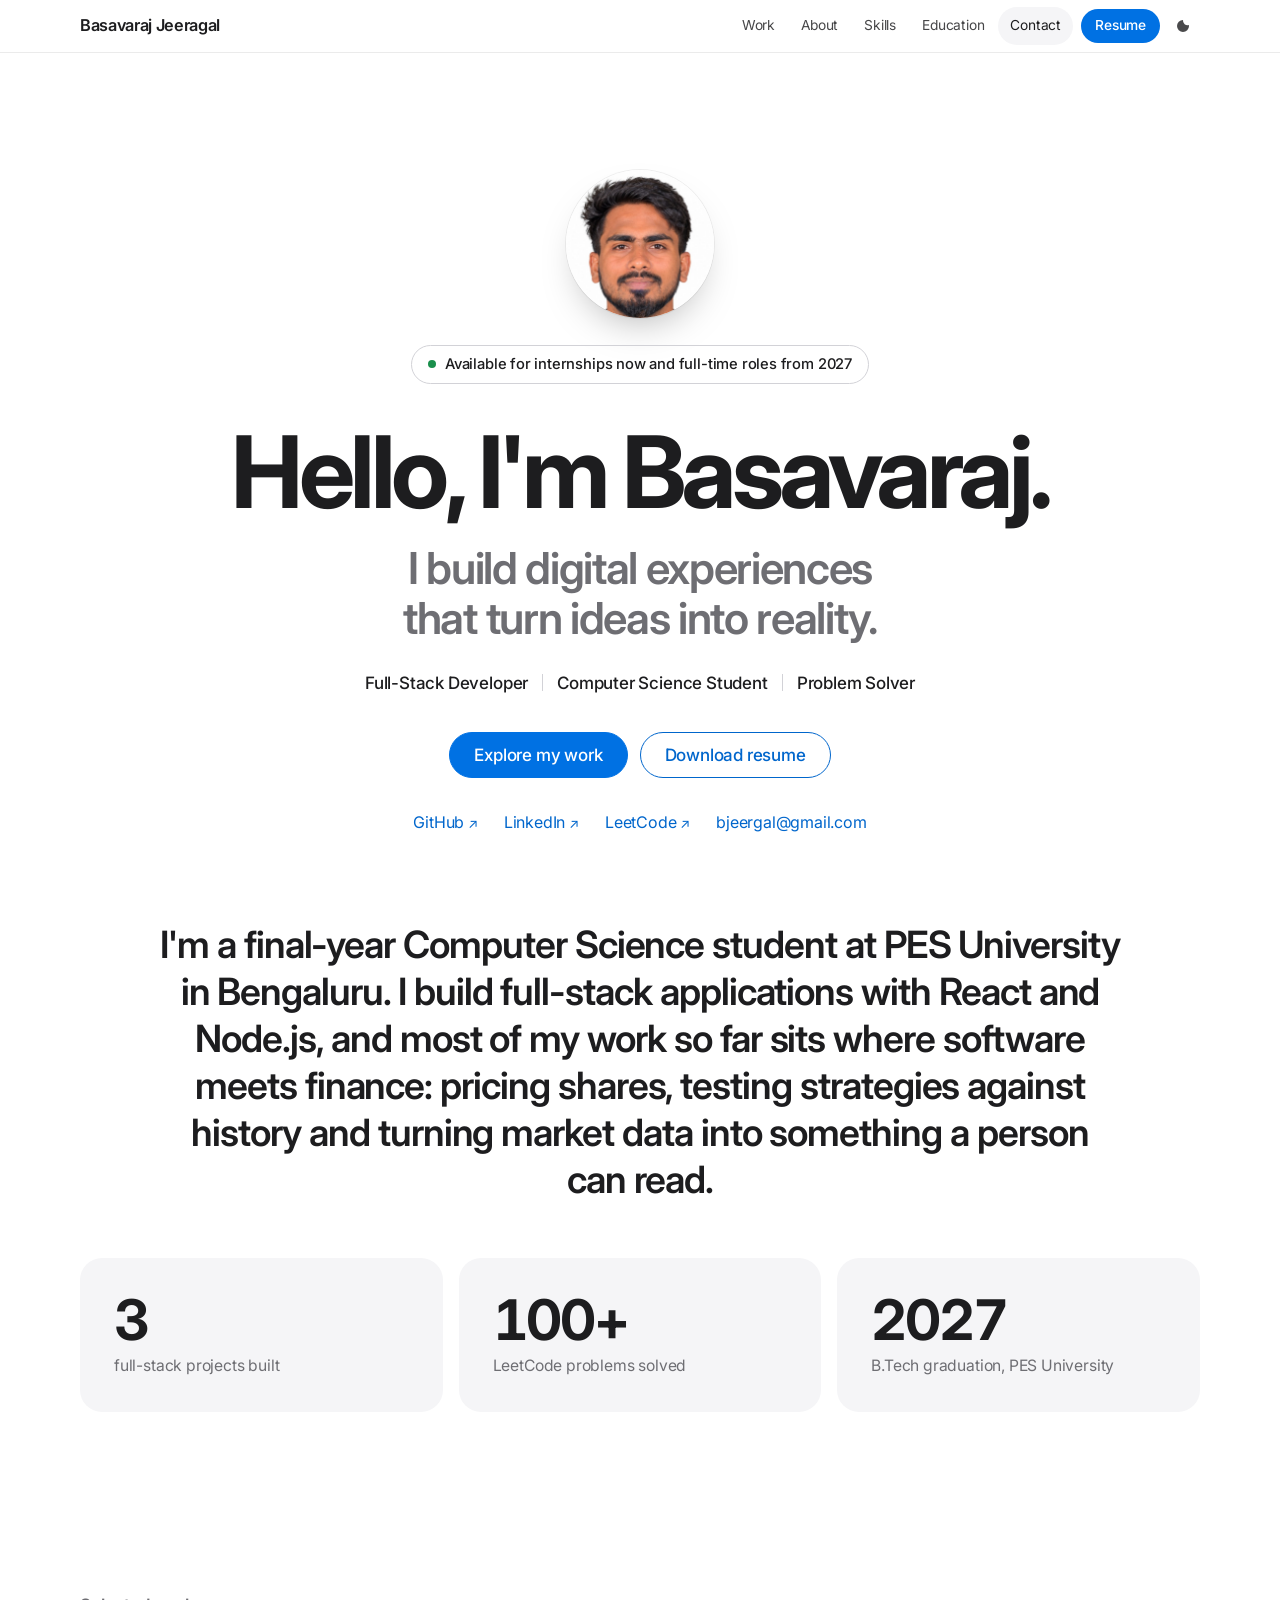
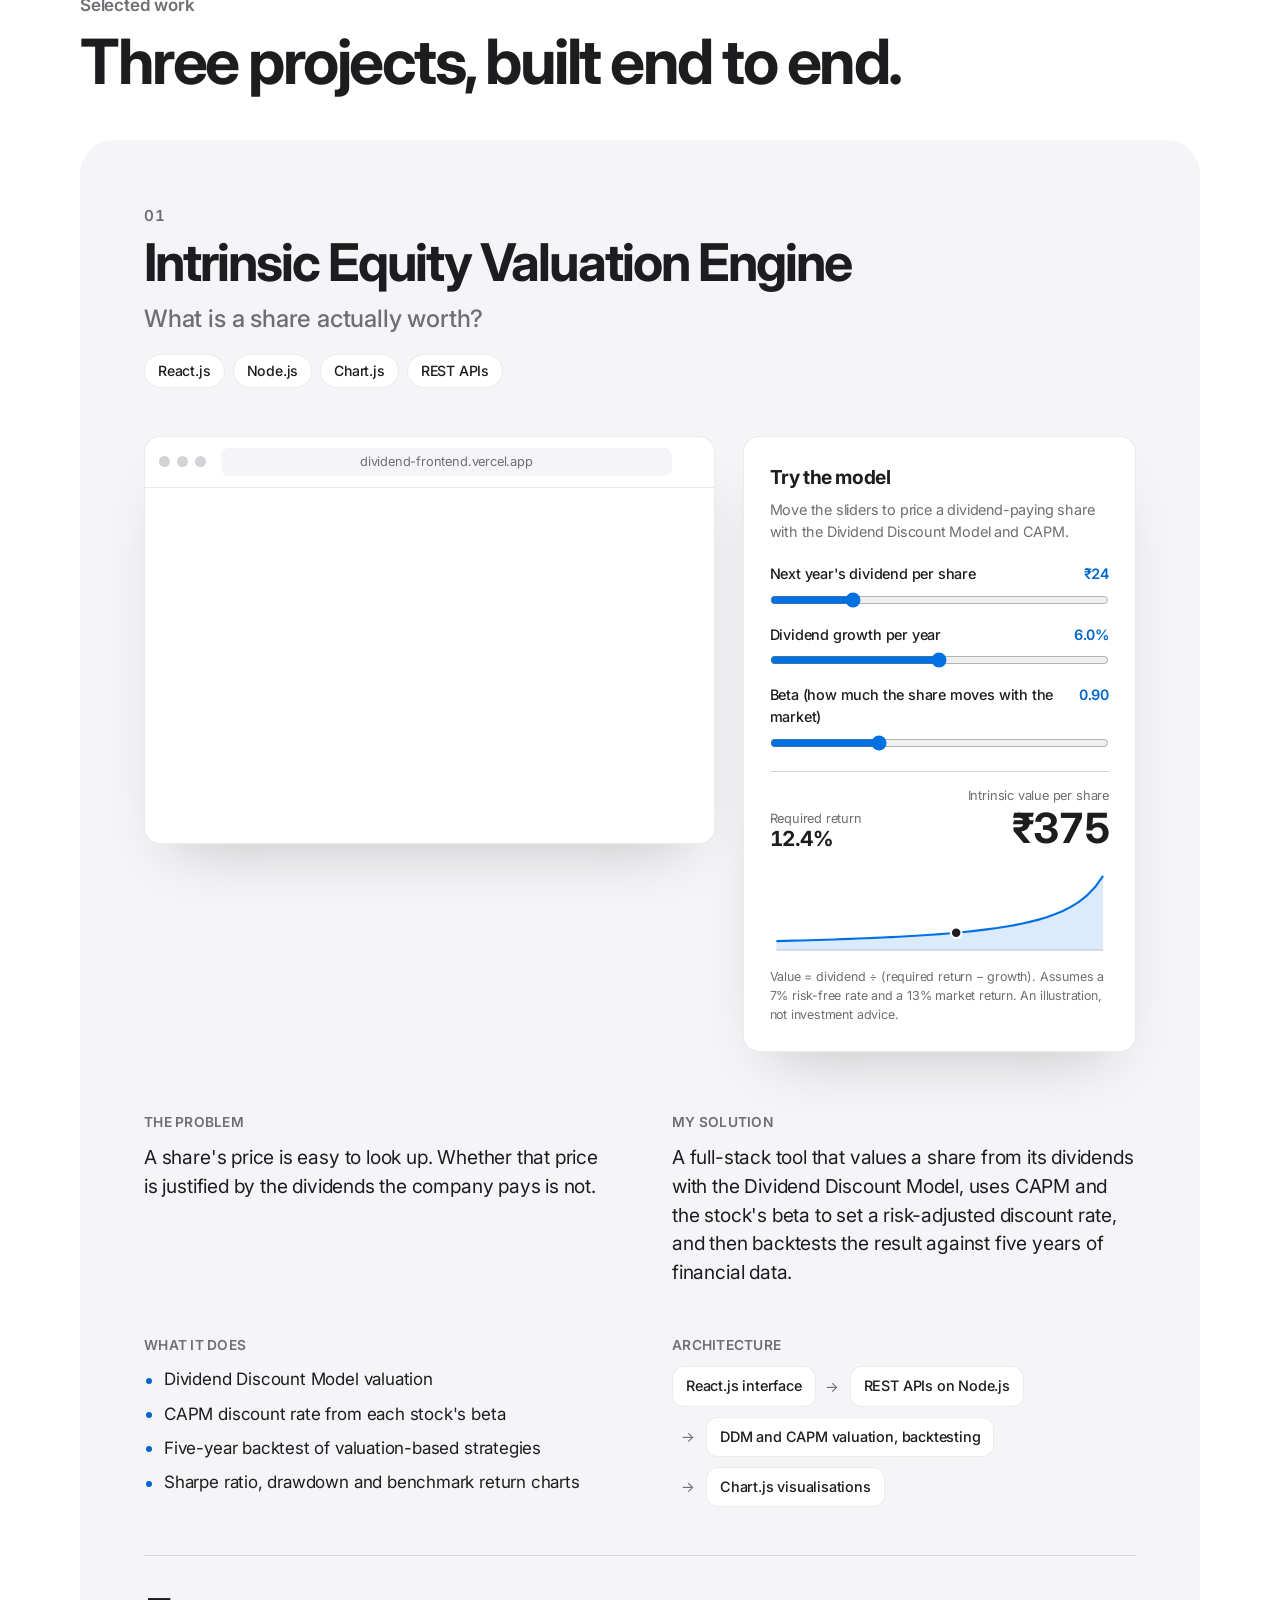
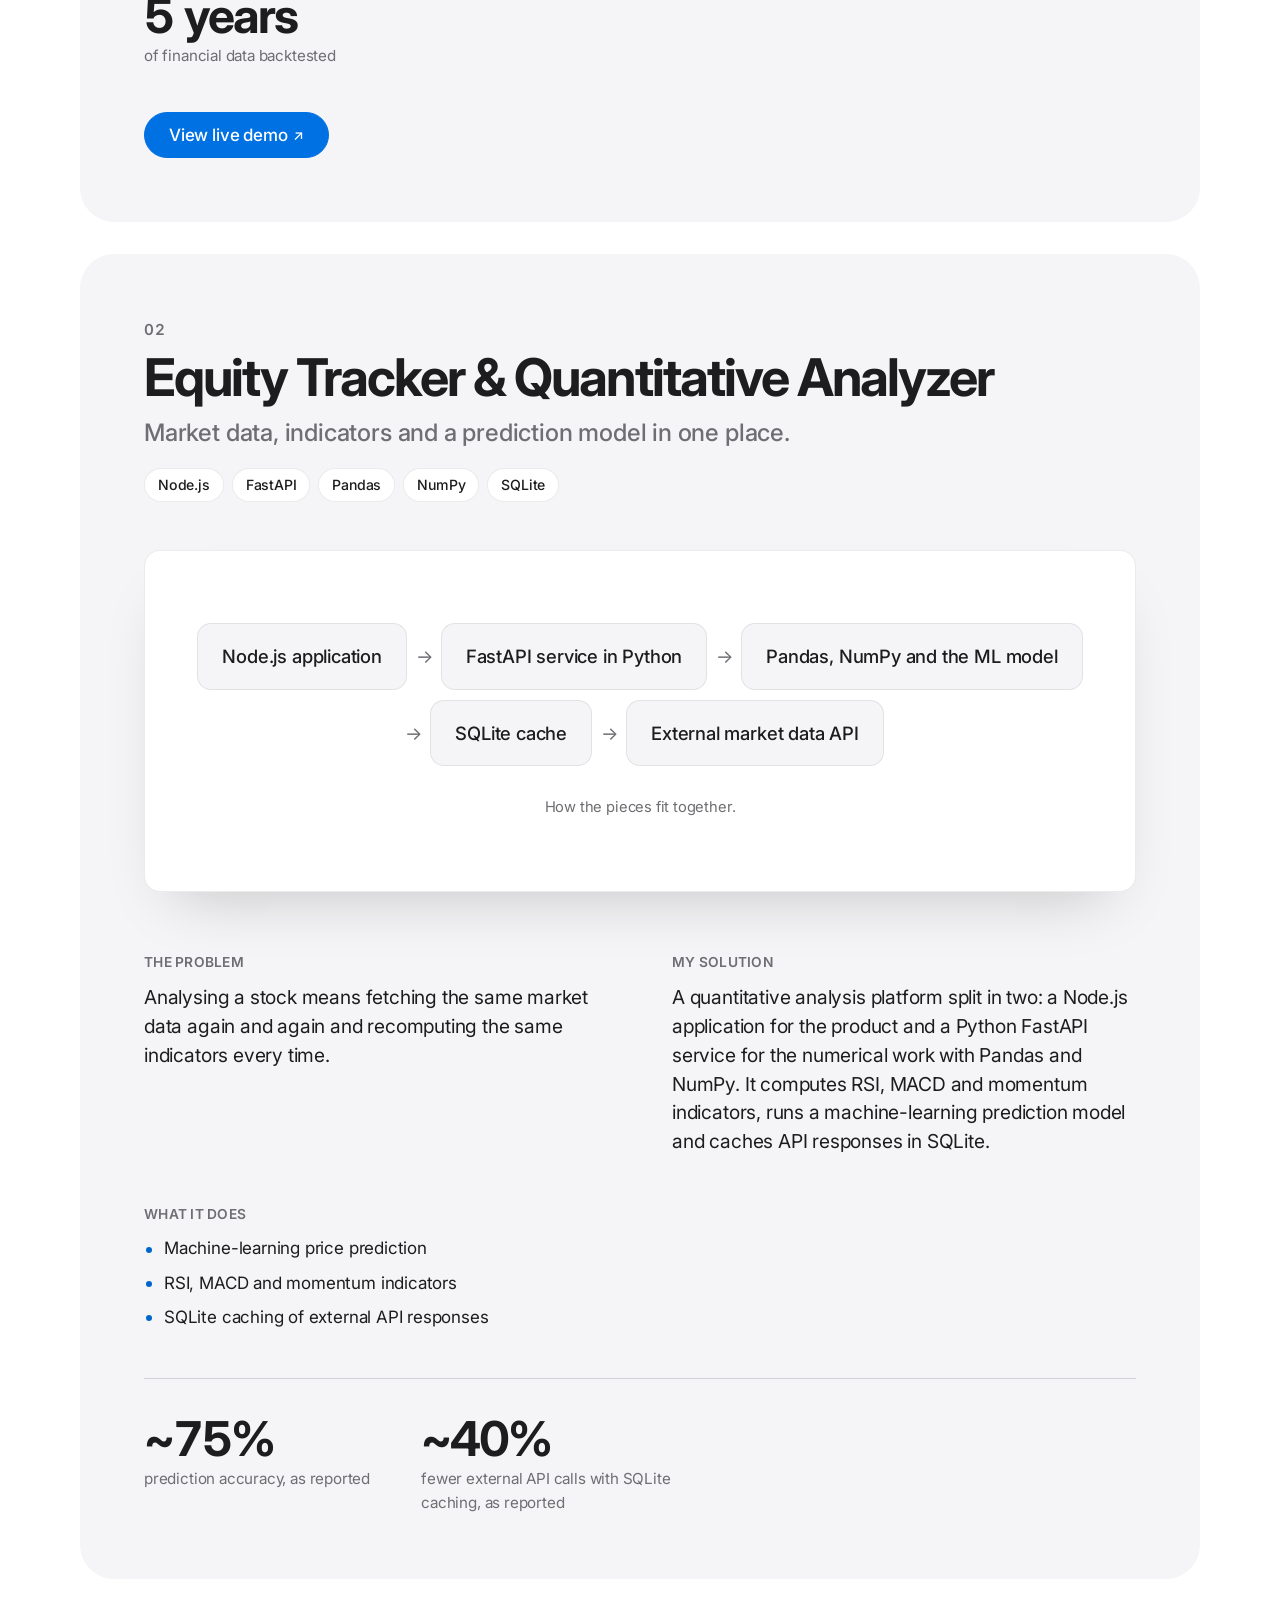
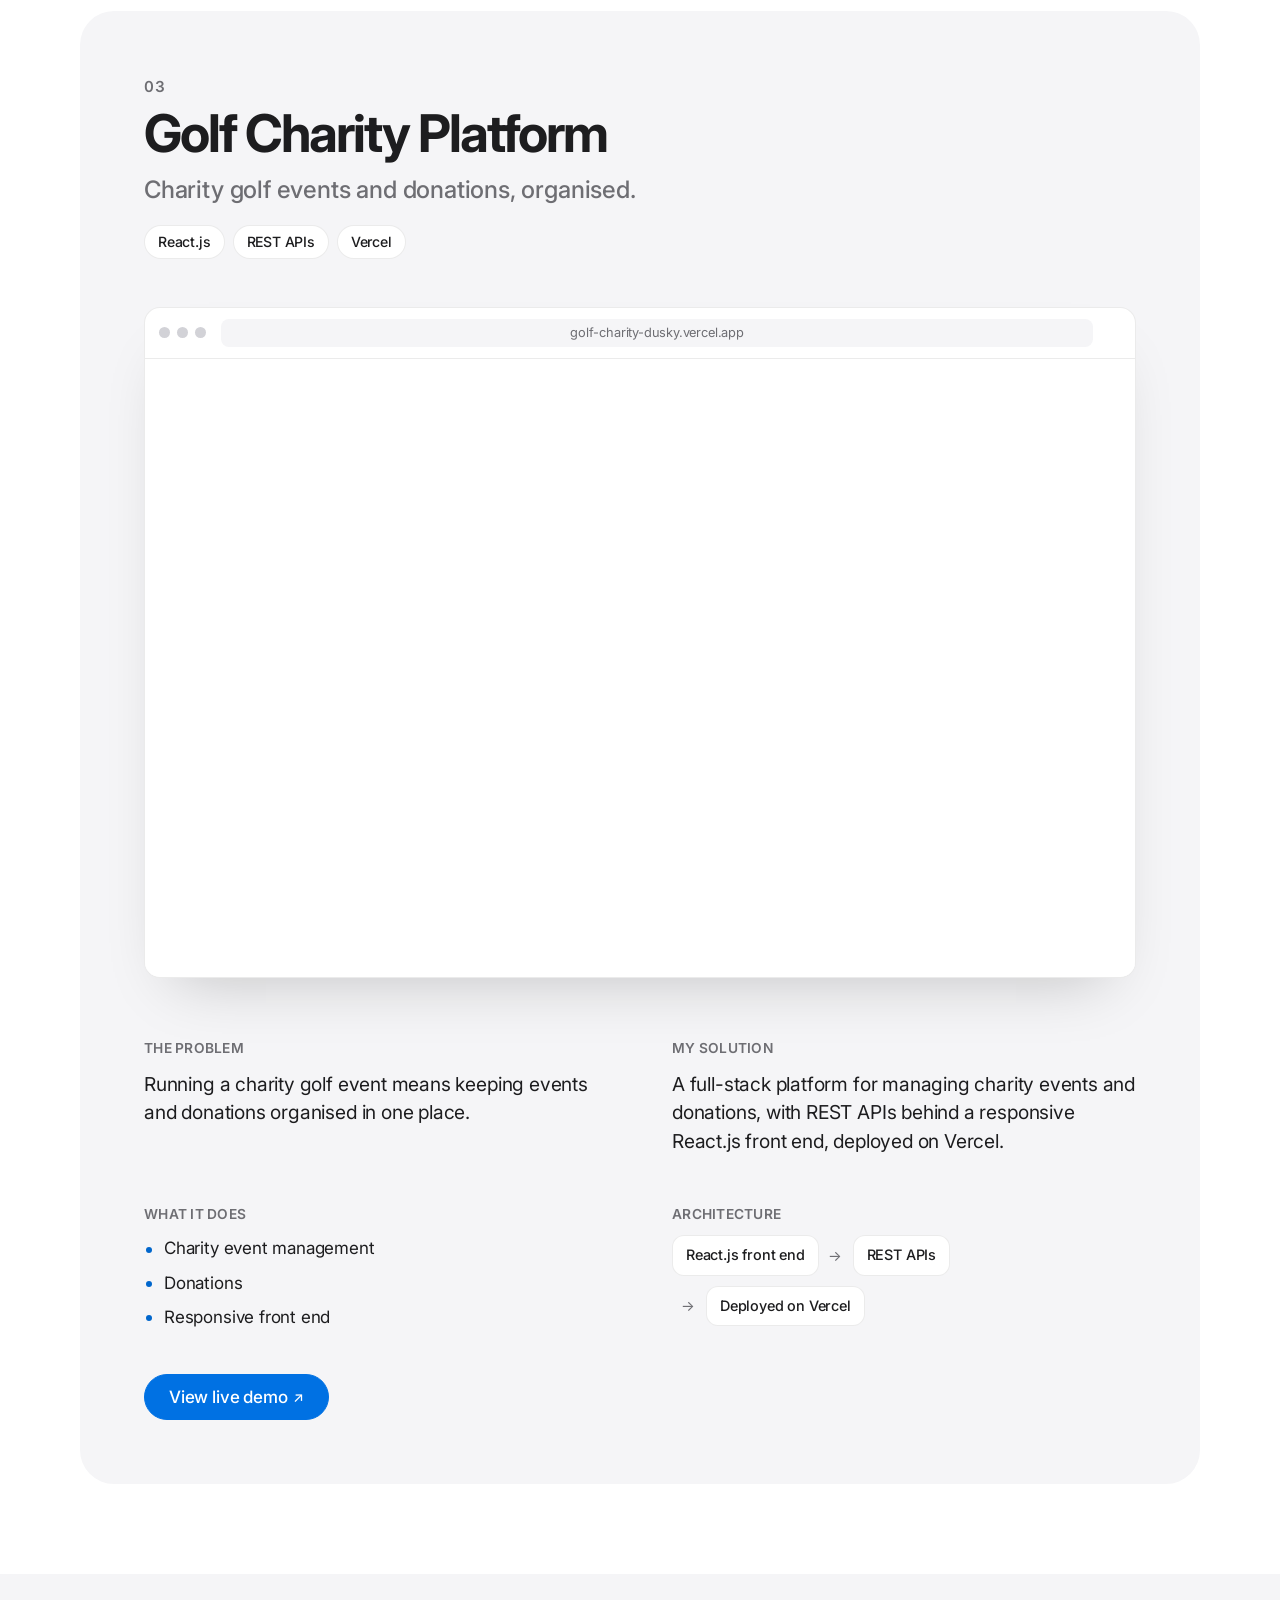
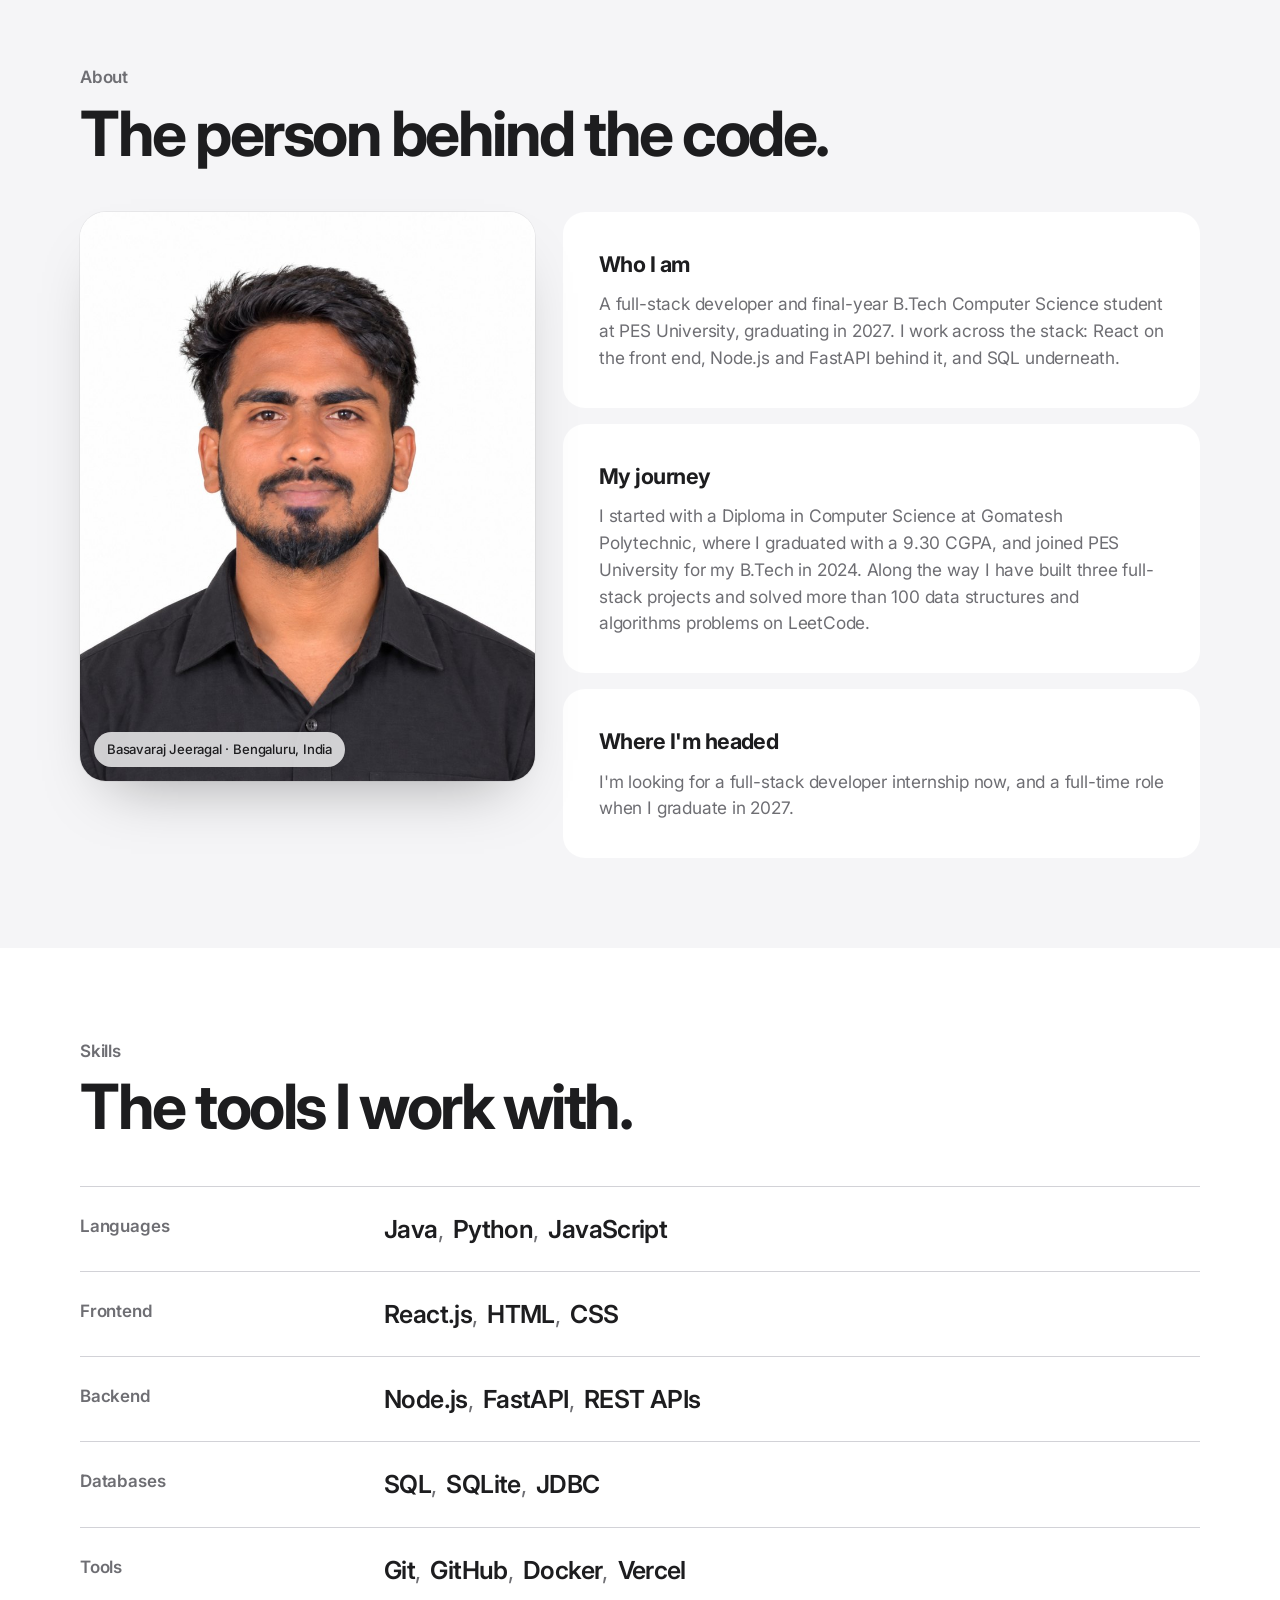
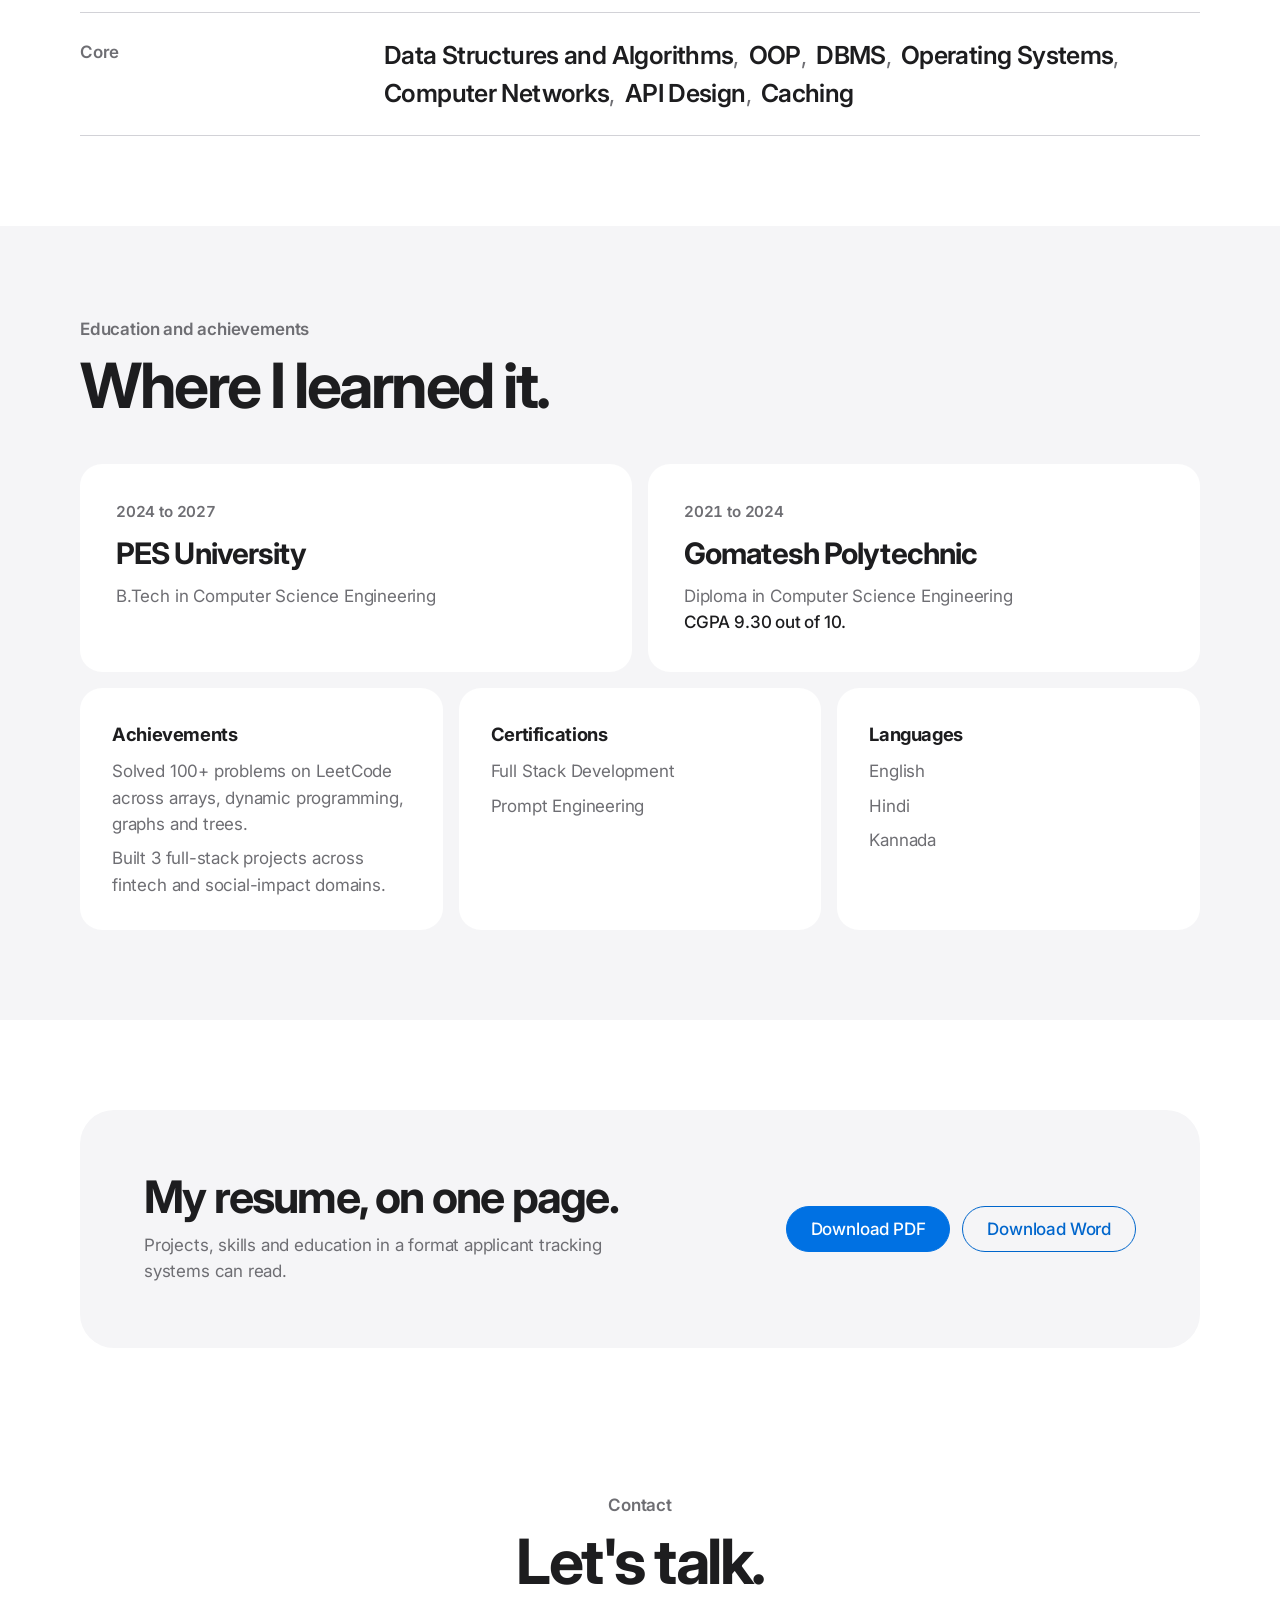
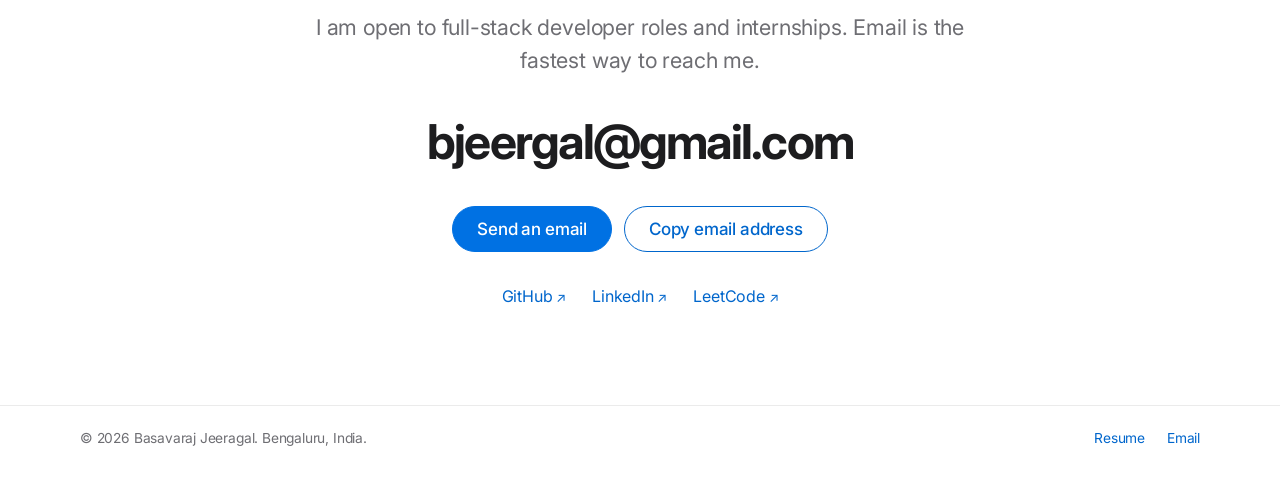
<file: basavaraj/index.html>
<!doctype html>
<html lang="en">
<head>
<meta charset="utf-8">
<meta name="viewport" content="width=device-width, initial-scale=1">
<title>Basavaraj Jeeragal | Full-Stack Developer in Bengaluru</title>
<meta name="description" content="Basavaraj Jeeragal is a full-stack developer in Bengaluru and a final-year B.Tech Computer Science student at PES University. React, Node.js, FastAPI and REST API projects, including a stock valuation engine.">
<link rel="canonical" href="https://jeergl.com/basavaraj/">
<meta name="theme-color" content="#ffffff" media="(prefers-color-scheme: light)">
<meta name="theme-color" content="#000000" media="(prefers-color-scheme: dark)">
<meta property="og:type" content="profile">
<meta property="og:site_name" content="Basavaraj Jeeragal">
<meta property="og:url" content="https://jeergl.com/basavaraj/">
<meta property="og:title" content="Basavaraj Jeeragal | Full-Stack Developer in Bengaluru">
<meta property="og:description" content="Basavaraj Jeeragal is a full-stack developer in Bengaluru and a final-year B.Tech Computer Science student at PES University. React, Node.js, FastAPI and REST API projects, including a stock valuation engine.">
<meta property="og:image" content="https://jeergl.com/basavaraj/og-basavaraj.png">
<meta name="twitter:card" content="summary_large_image">
<link rel="icon" href="/basavaraj/favicon.svg" type="image/svg+xml">
<link rel="preconnect" href="https://fonts.googleapis.com">
<link rel="preconnect" href="https://fonts.gstatic.com" crossorigin>
<link href="https://fonts.googleapis.com/css2?family=Inter:opsz,wght@14..32,400..800&display=swap" rel="stylesheet">
<link rel="stylesheet" href="/basavaraj/studio.css">
<script>try{var t=localStorage.getItem('theme');if(t)document.documentElement.dataset.theme=t}catch(e){}</script>
<script type="application/ld+json">{"@context":"https://schema.org","@type":"ProfilePage","mainEntity":{"@type":"Person","name":"Basavaraj Jeeragal","url":"https://jeergl.com/basavaraj/","jobTitle":"Full-Stack Developer","email":"mailto:bjeergal@gmail.com","image":"https://jeergl.com/basavaraj/images/basavaraj-profile.jpg","address":{"@type":"PostalAddress","addressLocality":"Bengaluru","addressCountry":"IN"},"alumniOf":[{"@type":"EducationalOrganization","name":"PES University"},{"@type":"EducationalOrganization","name":"Gomatesh Polytechnic"}],"knowsAbout":["React","Node.js","FastAPI","REST APIs","Java","Python","JavaScript","SQL"],"sameAs":["https://github.com/basujeergal","https://www.linkedin.com/in/basavaraj-jeergal-aabb08253/","https://leetcode.com/u/bjeergal/"]},"hasPart":[{"@type":"SoftwareSourceCode","name":"Intrinsic Equity Valuation Engine","description":"A full-stack tool that estimates what a share is worth from the dividends it pays, then checks the estimate against five years of history.","programmingLanguage":["React.js","Node.js","Chart.js","REST APIs"],"url":"https://dividend-frontend.vercel.app/"},{"@type":"SoftwareSourceCode","name":"Equity Tracker & Quantitative Analyzer","description":"A quantitative analysis platform that pairs a Node.js application with a Python service for the numerical work.","programmingLanguage":["Node.js","FastAPI","Pandas","NumPy","SQLite"]},{"@type":"SoftwareSourceCode","name":"Golf Charity Platform","description":"A platform for running charity golf events and managing donations.","programmingLanguage":["React.js","REST APIs","Vercel"],"url":"https://golf-charity-dusky.vercel.app/"}]}</script>
</head>
<body>
<a class="skip" href="#main">Skip to content</a>

<header class="nav">
  <div class="wrap nav-row">
    <a class="nav-name" href="/basavaraj/">Basavaraj Jeeragal</a>
    <button class="menu-btn" aria-expanded="false" aria-controls="nav">Menu</button>
    <nav id="nav" aria-label="Sections">
      <a href="#work">Work</a>
      <a href="#about">About</a>
      <a href="#skills">Skills</a>
      <a href="#education">Education</a>
      <a href="#contact">Contact</a>
      <a class="nav-cta" href="/basavaraj/resumes/Basavaraj_Jeeragal_Resume.pdf" download>Resume</a>
      <button class="theme-btn" type="button" aria-label="Switch between light and dark theme"><svg viewBox="0 0 24 24" width="16" height="16" aria-hidden="true"><path d="M12 3a9 9 0 1 0 9 9c0-.5 0-1-.1-1.4A7 7 0 0 1 12 3z" fill="currentColor"/></svg></button>
    </nav>
  </div>
</header>

<main id="main">

<section class="hero" id="top">
  <div class="wrap">
    <figure class="avatar"><img class="avatar-img" src="/basavaraj/images/basavaraj-profile-square.jpg" alt="Portrait of Basavaraj Jeeragal in a black collared shirt against a plain white background" width="600" height="600" fetchpriority="high" decoding="async"></figure>
    <p class="avail"><span class="dot" aria-hidden="true"></span>Available for internships now and full-time roles from 2027</p>
    <h1>Hello, I&#39;m Basavaraj.</h1>
    <p class="tagline">I build digital experiences that turn ideas into reality.</p>
    <p class="roles"><span>Full-Stack Developer</span><span>Computer Science Student</span><span>Problem Solver</span></p>
    <div class="actions">
      <a class="btn primary" href="#work">Explore my work</a>
      <a class="btn" href="/basavaraj/resumes/Basavaraj_Jeeragal_Resume.pdf" download>Download resume</a>
    </div>
    <ul class="social" aria-label="Profiles and contact">
        <li><a href="https://github.com/basujeergal" rel="me noopener" target="_blank">GitHub <span class="ext" aria-hidden="true">↗</span></a></li>
        <li><a href="https://www.linkedin.com/in/basavaraj-jeergal-aabb08253/" rel="me noopener" target="_blank">LinkedIn <span class="ext" aria-hidden="true">↗</span></a></li>
        <li><a href="https://leetcode.com/u/bjeergal/" rel="me noopener" target="_blank">LeetCode <span class="ext" aria-hidden="true">↗</span></a></li>
        <li><a href="mailto:bjeergal@gmail.com">bjeergal@gmail.com</a></li>
    </ul>
  </div>
</section>

<section class="statement" aria-label="Introduction">
  <div class="wrap">
    <p class="big-text reveal">I&#39;m a final-year Computer Science student at PES University in Bengaluru. I build full-stack applications with React and Node.js, and most of my work so far sits where software meets finance: pricing shares, testing strategies against history and turning market data into something a person can read.</p>
    <dl class="facts reveal"><div><dd>3</dd><dt>full-stack projects built</dt></div><div><dd>100+</dd><dt>LeetCode problems solved</dt></div><div><dd>2027</dd><dt>B.Tech graduation, PES University</dt></div></dl>
  </div>
</section>

<section id="work" class="section">
  <div class="wrap">
    <header class="section-head reveal">
      <p class="eyebrow">Selected work</p>
      <h2>Three projects, built end to end.</h2>
    </header>
    <article class="case reveal" id="work-1" aria-labelledby="work-1-title">
      <header class="case-head">
        <p class="case-no">01</p>
        <h3 id="work-1-title">Intrinsic Equity Valuation Engine</h3>
        <p class="case-tag">What is a share actually worth?</p>
        <ul class="chips" aria-label="Technologies used"><li>React.js</li><li>Node.js</li><li>Chart.js</li><li>REST APIs</li></ul>
      </header>
      <div class="case-visual with-demo">
        <figure class="browser">
          <div class="browser-bar" aria-hidden="true"><span></span><span></span><span></span><p>dividend-frontend.vercel.app</p></div>
          <div class="viewport">
            <iframe src="https://dividend-frontend.vercel.app/" title="Live preview of Intrinsic Equity Valuation Engine" loading="lazy" tabindex="-1" sandbox="allow-scripts allow-same-origin" referrerpolicy="no-referrer"></iframe>
            <a class="viewport-link" href="https://dividend-frontend.vercel.app/" target="_blank" rel="noopener"><span>Open the live demo <span class="ext" aria-hidden="true">↗</span></span></a>
          </div>
          <figcaption>Live preview of the deployed project.</figcaption>
        </figure>
        <form class="calc" id="calc" aria-labelledby="calc-title" onsubmit="return false">
          <h4 id="calc-title">Try the model</h4>
          <p class="calc-note">Move the sliders to price a dividend-paying share with the Dividend Discount Model and CAPM.</p>
          <label for="div">Next year's dividend per share <output id="div-out" for="div">₹24</output></label>
          <input id="div" type="range" min="1" max="100" step="1" value="24">
          <label for="growth">Dividend growth per year <output id="growth-out" for="growth">6.0%</output></label>
          <input id="growth" type="range" min="0" max="12" step="0.5" value="6">
          <label for="beta">Beta (how much the share moves with the market) <output id="beta-out" for="beta">0.90</output></label>
          <input id="beta" type="range" min="0.4" max="2" step="0.05" value="0.9">
          <div class="calc-result" aria-live="polite">
            <div><span class="k">Required return</span><span class="v" id="req">12.4%</span></div>
            <div class="big"><span class="k">Intrinsic value per share</span><span class="v" id="value">₹375</span></div>
          </div>
          <svg class="curve" id="curve" viewBox="0 0 320 90" role="img" aria-label="How the value changes as dividend growth rises"></svg>
          <p class="calc-foot" id="calc-msg">Value = dividend ÷ (required return − growth). Assumes a 7% risk-free rate and a 13% market return. An illustration, not investment advice.</p>
        </form>
      </div>
      <div class="case-body">
        <div class="cs-block"><h4>The problem</h4><p>A share&#39;s price is easy to look up. Whether that price is justified by the dividends the company pays is not.</p></div>
        <div class="cs-block"><h4>My solution</h4><p>A full-stack tool that values a share from its dividends with the Dividend Discount Model, uses CAPM and the stock&#39;s beta to set a risk-adjusted discount rate, and then backtests the result against five years of financial data.</p></div>
        <div class="cs-block"><h4>What it does</h4><ul><li>Dividend Discount Model valuation</li><li>CAPM discount rate from each stock&#39;s beta</li><li>Five-year backtest of valuation-based strategies</li><li>Sharpe ratio, drawdown and benchmark return charts</li></ul></div>
        <div class="cs-block"><h4>Architecture</h4><ol class="flow" aria-label="Architecture">
            <li>React.js interface</li>
            <li>REST APIs on Node.js</li>
            <li>DDM and CAPM valuation, backtesting</li>
            <li>Chart.js visualisations</li>
          </ol></div>
        
        
      </div>
      <dl class="metrics"><div><dd>5 years</dd><dt>of financial data backtested</dt></div></dl>
      <p class="case-links">
        <a class="btn primary" href="https://dividend-frontend.vercel.app/" target="_blank" rel="noopener">View live demo <span class="ext" aria-hidden="true">↗</span></a>
        
      </p>
    </article>
    <article class="case reveal" id="work-2" aria-labelledby="work-2-title">
      <header class="case-head">
        <p class="case-no">02</p>
        <h3 id="work-2-title">Equity Tracker &amp; Quantitative Analyzer</h3>
        <p class="case-tag">Market data, indicators and a prediction model in one place.</p>
        <ul class="chips" aria-label="Technologies used"><li>Node.js</li><li>FastAPI</li><li>Pandas</li><li>NumPy</li><li>SQLite</li></ul>
      </header>
      <div class="case-visual">
        <div class="diagram"><ol class="flow" aria-label="Architecture">
            <li>Node.js application</li>
            <li>FastAPI service in Python</li>
            <li>Pandas, NumPy and the ML model</li>
            <li>SQLite cache</li>
            <li>External market data API</li>
          </ol><p>How the pieces fit together.</p></div>
        
      </div>
      <div class="case-body">
        <div class="cs-block"><h4>The problem</h4><p>Analysing a stock means fetching the same market data again and again and recomputing the same indicators every time.</p></div>
        <div class="cs-block"><h4>My solution</h4><p>A quantitative analysis platform split in two: a Node.js application for the product and a Python FastAPI service for the numerical work with Pandas and NumPy. It computes RSI, MACD and momentum indicators, runs a machine-learning prediction model and caches API responses in SQLite.</p></div>
        <div class="cs-block"><h4>What it does</h4><ul><li>Machine-learning price prediction</li><li>RSI, MACD and momentum indicators</li><li>SQLite caching of external API responses</li></ul></div>
        
        
        
      </div>
      <dl class="metrics"><div><dd>~75%</dd><dt>prediction accuracy, as reported</dt></div><div><dd>~40%</dd><dt>fewer external API calls with SQLite caching, as reported</dt></div></dl>
      
    </article>
    <article class="case reveal" id="work-3" aria-labelledby="work-3-title">
      <header class="case-head">
        <p class="case-no">03</p>
        <h3 id="work-3-title">Golf Charity Platform</h3>
        <p class="case-tag">Charity golf events and donations, organised.</p>
        <ul class="chips" aria-label="Technologies used"><li>React.js</li><li>REST APIs</li><li>Vercel</li></ul>
      </header>
      <div class="case-visual">
        <figure class="browser">
          <div class="browser-bar" aria-hidden="true"><span></span><span></span><span></span><p>golf-charity-dusky.vercel.app</p></div>
          <div class="viewport">
            <iframe src="https://golf-charity-dusky.vercel.app/" title="Live preview of Golf Charity Platform" loading="lazy" tabindex="-1" sandbox="allow-scripts allow-same-origin" referrerpolicy="no-referrer"></iframe>
            <a class="viewport-link" href="https://golf-charity-dusky.vercel.app/" target="_blank" rel="noopener"><span>Open the live demo <span class="ext" aria-hidden="true">↗</span></span></a>
          </div>
          <figcaption>Live preview of the deployed project.</figcaption>
        </figure>
        
      </div>
      <div class="case-body">
        <div class="cs-block"><h4>The problem</h4><p>Running a charity golf event means keeping events and donations organised in one place.</p></div>
        <div class="cs-block"><h4>My solution</h4><p>A full-stack platform for managing charity events and donations, with REST APIs behind a responsive React.js front end, deployed on Vercel.</p></div>
        <div class="cs-block"><h4>What it does</h4><ul><li>Charity event management</li><li>Donations</li><li>Responsive front end</li></ul></div>
        <div class="cs-block"><h4>Architecture</h4><ol class="flow" aria-label="Architecture">
            <li>React.js front end</li>
            <li>REST APIs</li>
            <li>Deployed on Vercel</li>
          </ol></div>
        
        
      </div>
      
      <p class="case-links">
        <a class="btn primary" href="https://golf-charity-dusky.vercel.app/" target="_blank" rel="noopener">View live demo <span class="ext" aria-hidden="true">↗</span></a>
        
      </p>
    </article>
  </div>
</section>

<section id="about" class="section soft">
  <div class="wrap">
    <header class="section-head reveal">
      <p class="eyebrow">About</p>
      <h2>The person behind the code.</h2>
    </header>
    <div class="about-grid has-photo">
      <figure class="portrait reveal"><img class="portrait-img" src="/basavaraj/images/basavaraj-profile-portrait.jpg" alt="Portrait of Basavaraj Jeeragal in a black collared shirt against a plain white background" width="800" height="1000" loading="lazy" decoding="async"><figcaption>Basavaraj Jeeragal · Bengaluru, India</figcaption></figure>
      <div class="story">
        <article class="story-card reveal"><h3>Who I am</h3><p>A full-stack developer and final-year B.Tech Computer Science student at PES University, graduating in 2027. I work across the stack: React on the front end, Node.js and FastAPI behind it, and SQL underneath.</p></article>
        <article class="story-card reveal"><h3>My journey</h3><p>I started with a Diploma in Computer Science at Gomatesh Polytechnic, where I graduated with a 9.30 CGPA, and joined PES University for my B.Tech in 2024. Along the way I have built three full-stack projects and solved more than 100 data structures and algorithms problems on LeetCode.</p></article>
        <article class="story-card reveal"><h3>Where I&#39;m headed</h3><p>I&#39;m looking for a full-stack developer internship now, and a full-time role when I graduate in 2027.</p></article>
      </div>
    </div>
  </div>
</section>

<section id="skills" class="section">
  <div class="wrap">
    <header class="section-head reveal">
      <p class="eyebrow">Skills</p>
      <h2>The tools I work with.</h2>
    </header>
    <dl class="spec reveal">
      <div><dt>Languages</dt><dd><span>Java</span><span>Python</span><span>JavaScript</span></dd></div>
      <div><dt>Frontend</dt><dd><span>React.js</span><span>HTML</span><span>CSS</span></dd></div>
      <div><dt>Backend</dt><dd><span>Node.js</span><span>FastAPI</span><span>REST APIs</span></dd></div>
      <div><dt>Databases</dt><dd><span>SQL</span><span>SQLite</span><span>JDBC</span></dd></div>
      <div><dt>Tools</dt><dd><span>Git</span><span>GitHub</span><span>Docker</span><span>Vercel</span></dd></div>
      <div><dt>Core</dt><dd><span>Data Structures and Algorithms</span><span>OOP</span><span>DBMS</span><span>Operating Systems</span><span>Computer Networks</span><span>API Design</span><span>Caching</span></dd></div>
    </dl>
  </div>
</section>

<section id="education" class="section soft">
  <div class="wrap">
    <header class="section-head reveal">
      <p class="eyebrow">Education and achievements</p>
      <h2>Where I learned it.</h2>
    </header>
    <div class="edu">
      <article class="edu-card reveal">
        <p class="when">2024 to 2027</p>
        <h3>PES University</h3>
        <p>B.Tech in Computer Science Engineering</p>
      </article>
      <article class="edu-card reveal">
        <p class="when">2021 to 2024</p>
        <h3>Gomatesh Polytechnic</h3>
        <p>Diploma in Computer Science Engineering<br><span class="note">CGPA 9.30 out of 10.</span></p>
      </article>
    </div>
    <div class="extras">
      <div class="reveal"><h3>Achievements</h3><ul><li>Solved 100+ problems on LeetCode across arrays, dynamic programming, graphs and trees.</li><li>Built 3 full-stack projects across fintech and social-impact domains.</li></ul></div>
      <div class="reveal" id="certifications"><h3>Certifications</h3><ul><li>Full Stack Development</li><li>Prompt Engineering</li></ul></div>
      <div class="reveal"><h3>Languages</h3><ul><li>English</li><li>Hindi</li><li>Kannada</li></ul></div>
    </div>
  </div>
</section>

<section id="resume" class="section">
  <div class="wrap">
    <div class="resume-band reveal">
      <div>
        <h2>My resume, on one page.</h2>
        <p>Projects, skills and education in a format applicant tracking systems can read.</p>
      </div>
      <div class="actions">
        <a class="btn primary" href="/basavaraj/resumes/Basavaraj_Jeeragal_Resume.pdf" download>Download PDF</a>
        <a class="btn" href="/basavaraj/resumes/Basavaraj_Jeeragal_Resume.docx" download>Download Word</a>
      </div>
    </div>
  </div>
</section>

<section id="contact" class="section contact">
  <div class="wrap">
    <p class="eyebrow">Contact</p>
    <h2>Let's talk.</h2>
    <p class="lead">I am open to full-stack developer roles and internships. Email is the fastest way to reach me.</p>
    <p class="mail"><a href="mailto:bjeergal@gmail.com">bjeergal@gmail.com</a></p>
    <div class="actions">
      <a class="btn primary" href="mailto:bjeergal@gmail.com">Send an email</a>
      <button class="btn" type="button" id="copy-email" data-email="bjeergal@gmail.com">Copy email address</button>
    </div>
    <ul class="social" aria-label="Profiles">
        <li><a href="https://github.com/basujeergal" rel="me noopener" target="_blank">GitHub <span class="ext" aria-hidden="true">↗</span></a></li>
        <li><a href="https://www.linkedin.com/in/basavaraj-jeergal-aabb08253/" rel="me noopener" target="_blank">LinkedIn <span class="ext" aria-hidden="true">↗</span></a></li>
        <li><a href="https://leetcode.com/u/bjeergal/" rel="me noopener" target="_blank">LeetCode <span class="ext" aria-hidden="true">↗</span></a></li>
    </ul>
  </div>
</section>

</main>

<footer class="footer">
  <div class="wrap footer-row">
    <p>© <span id="year">2026</span> Basavaraj Jeeragal. Bengaluru, India.</p>
    <p><a href="/basavaraj/resumes/Basavaraj_Jeeragal_Resume.pdf" download>Resume</a> <a href="mailto:bjeergal@gmail.com">Email</a></p>
  </div>
</footer>
<script src="/basavaraj/script.js" defer></script>
</body>
</html>
</file>
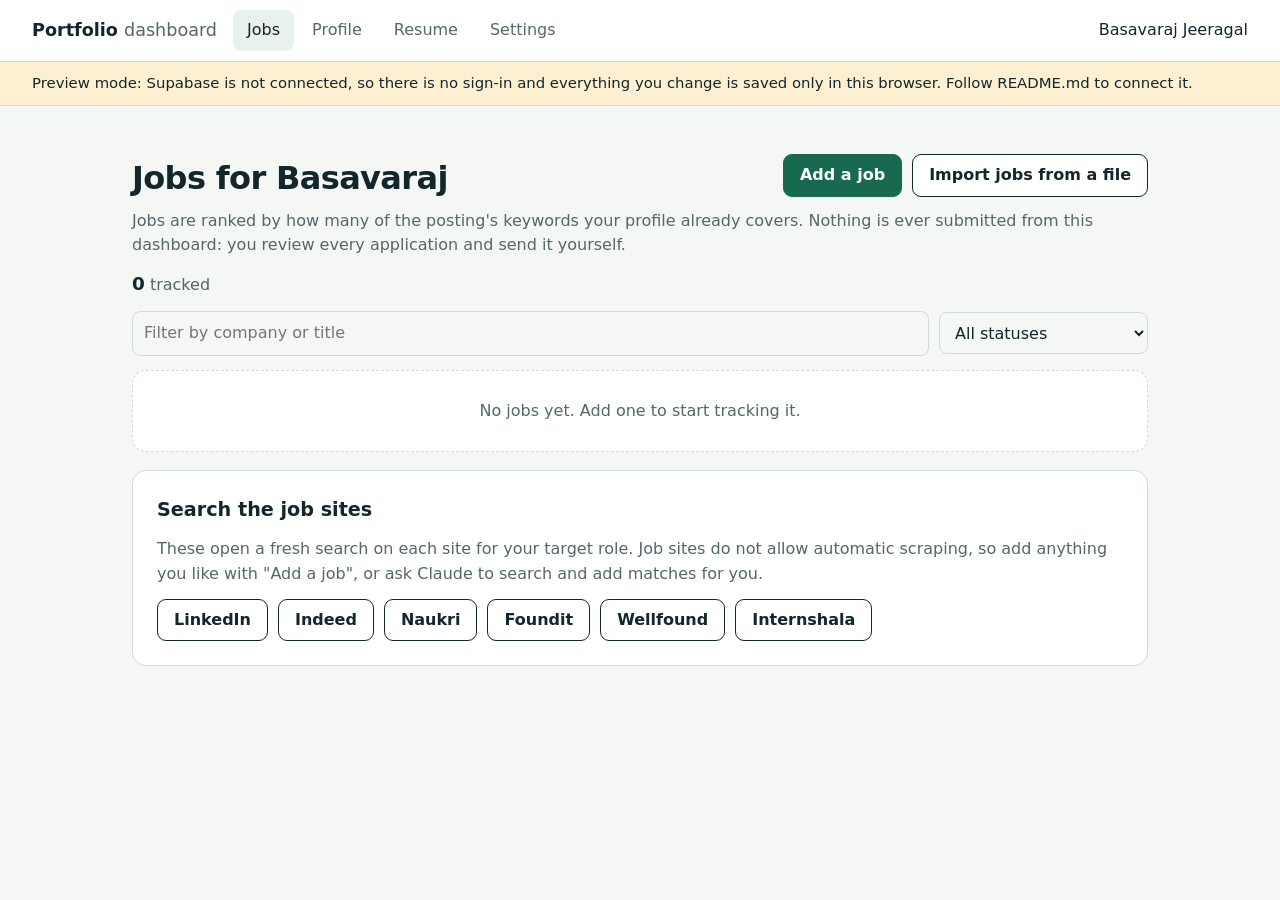
<file: basavaraj/admin/index.html>
<!doctype html>
<html lang="en">
<head>
<meta charset="utf-8">
<meta name="viewport" content="width=device-width, initial-scale=1">
<meta name="robots" content="noindex, nofollow">
<meta name="referrer" content="no-referrer">
<title>Portfolio dashboard</title>
<link rel="icon" href="/basavaraj/favicon.svg" type="image/svg+xml">
<link rel="stylesheet" href="/basavaraj/admin/admin.css">
</head>
<body>
<div id="app"><main class="login"><p class="muted">Loading the dashboard…</p></main></div>
<div id="toast" class="toast" role="status" aria-live="polite"></div>
<noscript><p class="banner">The dashboard needs JavaScript.</p></noscript>
<script src="/basavaraj/admin/config.js"></script>
<script src="/basavaraj/admin/vendor/supabase.js"></script>
<script type="module" src="/basavaraj/admin/app.js"></script>
</body>
</html>
</file>
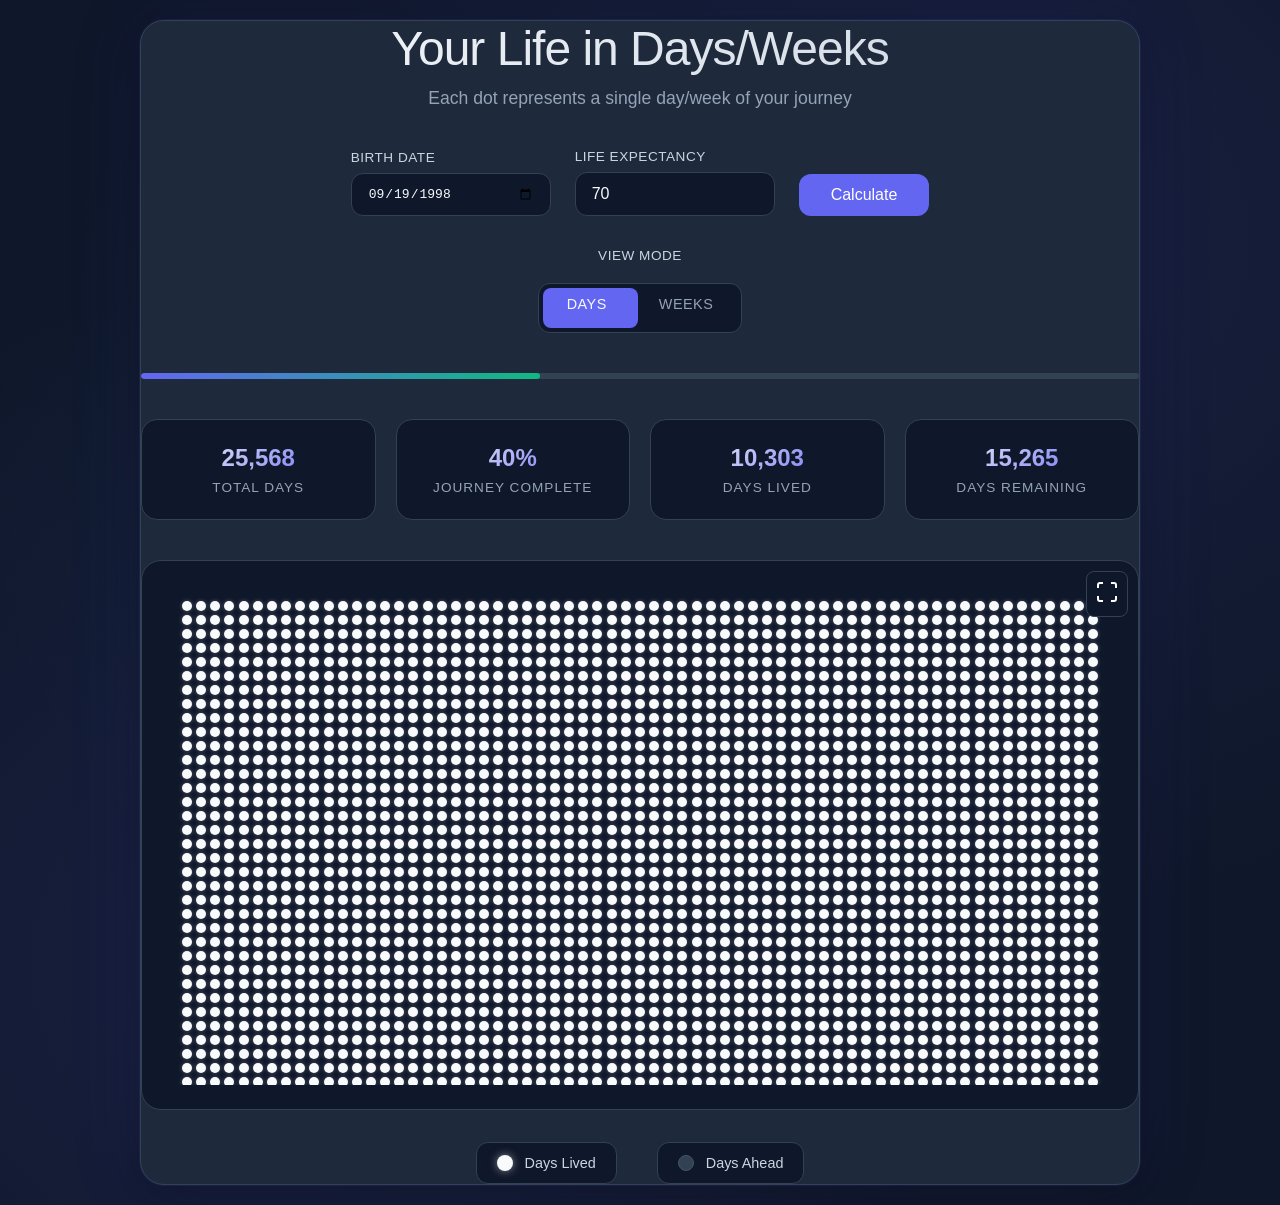
<file: life.html>
<!DOCTYPE html>
<html lang="en">
<head>
    <meta charset="UTF-8">
    <meta name="viewport" content="width=device-width, initial-scale=1.0">
    <title>Life in Days</title>
    <style>
        * {
            margin: 0;
            padding: 0;
            box-sizing: border-box;
        }

        :root {
            --primary-color: #6366f1;
            --primary-hover: #4f46e5;
            --dark-bg: #0f172a;
            --card-bg: #1e293b;
            --card-border: #334155;
            --text-primary: #f8fafc;
            --text-secondary: #cbd5e1;
            --text-muted: #94a3b8;
            --dot-spent: #f8fafc;
            --dot-remaining: #334155;
            --dot-remaining-border: #475569;
            --glow-color: #6366f1;
            --success-color: #10b981;
            --warning-color: #f59e0b;
        }

        @keyframes fadeIn {
            from { opacity: 0; transform: translateY(20px); }
            to { opacity: 1; transform: translateY(0); }
        }

        @keyframes pulse {
            0%, 100% { transform: scale(1); opacity: 1; }
            50% { transform: scale(1.1); opacity: 0.8; }
        }

        @keyframes glow {
            0%, 100% { box-shadow: 0 0 5px rgba(99, 102, 241, 0.5); }
            50% { box-shadow: 0 0 20px rgba(99, 102, 241, 0.8); }
        }

        body {
            font-family: -apple-system, BlinkMacSystemFont, 'Segoe UI', Roboto, sans-serif;
            background: var(--dark-bg);
            background-image: 
                radial-gradient(at 20% 80%, rgba(99, 102, 241, 0.1) 0px, transparent 50%),
                radial-gradient(at 80% 20%, rgba(99, 102, 241, 0.1) 0px, transparent 50%),
                radial-gradient(at 40% 40%, rgba(16, 185, 129, 0.05) 0px, transparent 50%);
            color: var(--text-primary);
            min-height: 100vh;
            display: flex;
            justify-content: center;
            align-items: center;
            padding: 20px;
            animation: fadeIn 0.8s ease-out;
        }

        .container {
            background: var(--card-bg);
            border: 1px solid var(--card-border);
            border-radius: 24px;
            padding: 0px;
            max-width: 1000px;
            width: 100%;
            box-shadow: 
                0 0 0 1px rgba(99, 102, 241, 0.1),
                0 10px 40px rgba(0, 0, 0, 0.3),
                0 0 80px rgba(99, 102, 241, 0.1);
            backdrop-filter: blur(10px);
            animation: fadeIn 1s ease-out;
        }

        .header {
            text-align: center;
            margin-bottom: 40px;
        }

        h1 {
            font-size: 3em;
            font-weight: 200;
            letter-spacing: -1px;
            margin-bottom: 12px;
            background: linear-gradient(135deg, var(--text-primary) 0%, var(--text-secondary) 100%);
            -webkit-background-clip: text;
            -webkit-text-fill-color: transparent;
        }

        .subtitle {
            color: var(--text-muted);
            font-size: 1.1em;
            font-weight: 300;
        }

        .input-section {
            text-align: center;
            margin-bottom: 40px;
        }

        .input-group {
            display: flex;
            justify-content: center;
            gap: 24px;
            flex-wrap: wrap;
            align-items: end;
        }

        .input-field {
            display: flex;
            flex-direction: column;
            align-items: flex-start;
        }

        label {
            font-size: 0.85em;
            color: var(--text-secondary);
            margin-bottom: 8px;
            text-transform: uppercase;
            letter-spacing: 0.5px;
            font-weight: 500;
        }

        input[type="date"], input[type="number"] {
            padding: 12px 16px;
            background: var(--dark-bg);
            border: 1px solid var(--card-border);
            border-radius: 12px;
            font-size: 1em;
            color: var(--text-primary);
            transition: all 0.3s ease;
            width: 200px;
        }

        input[type="date"]:focus, input[type="number"]:focus {
            outline: none;
            border-color: var(--primary-color);
            box-shadow: 0 0 0 3px rgba(99, 102, 241, 0.1);
        }

        button {
            padding: 12px 32px;
            background: var(--primary-color);
            color: white;
            border: none;
            border-radius: 12px;
            cursor: pointer;
            font-size: 1em;
            font-weight: 500;
            transition: all 0.3s ease;
            position: relative;
            overflow: hidden;
        }

        button::before {
            content: '';
            position: absolute;
            top: 50%;
            left: 50%;
            width: 0;
            height: 0;
            border-radius: 50%;
            background: rgba(255, 255, 255, 0.2);
            transform: translate(-50%, -50%);
            transition: width 0.6s, height 0.6s;
        }

        button:hover {
            background: var(--primary-hover);
            transform: translateY(-2px);
            box-shadow: 0 5px 20px rgba(99, 102, 241, 0.4);
        }

        button:hover::before {
            width: 300px;
            height: 300px;
        }

        .stats {
            display: grid;
            grid-template-columns: repeat(auto-fit, minmax(200px, 1fr));
            gap: 20px;
            margin-bottom: 40px;
        }

        .stat-item {
            background: var(--dark-bg);
            border: 1px solid var(--card-border);
            border-radius: 16px;
            padding: 24px;
            text-align: center;
            transition: all 0.3s ease;
            position: relative;
            overflow: hidden;
        }

        .stat-item::before {
            content: '';
            position: absolute;
            top: 0;
            left: 0;
            right: 0;
            height: 2px;
            background: linear-gradient(90deg, transparent, var(--primary-color), transparent);
            transform: translateX(-100%);
            transition: transform 0.5s ease;
        }

        .stat-item:hover::before {
            transform: translateX(0);
        }

        .stat-item:hover {
            border-color: var(--primary-color);
            transform: translateY(-4px);
            box-shadow: 0 10px 30px rgba(99, 102, 241, 0.2);
        }

        .stat-number {
            font-size: 1.5em;
            font-weight: 700;
            background: linear-gradient(135deg, var(--text-primary) 0%, var(--primary-color) 100%);
            -webkit-background-clip: text;
            -webkit-text-fill-color: transparent;
            margin-bottom: 8px;
        }

        .stat-label {
            font-size: 0.85em;
            color: var(--text-muted);
            text-transform: uppercase;
            letter-spacing: 1px;
            font-weight: 500;
        }

        .dots-wrapper {
            background: var(--dark-bg);
            border: 1px solid var(--card-border);
            border-radius: 20px;
            padding: 24px;
            position: relative;
        }

        .dots-container {
            display: grid;
            grid-template-columns: repeat(auto-fill, minmax(10px, 1fr));
            gap: 4px;
            max-height: 500px;
            overflow-y: auto;
            padding: 16px;
        }

        :fullscreen .dots-container {
            max-height: 100vh;
            height: 100vh;
            padding: 24px;
        }

        :-webkit-full-screen .dots-container {
            max-height: 100vh;
            height: 100vh;
            padding: 24px;
        }

        :-ms-fullscreen .dots-container {
            max-height: 100vh;
            height: 100vh;
            padding: 24px;
        }

        .dot {
            width: 10px;
            height: 10px;
            border-radius: 50%;
            transition: all 0.3s ease;
            position: relative;
        }

        .dot.spent {
            background: var(--dot-spent);
            box-shadow: 0 0 4px rgba(248, 250, 252, 0.3);
        }

        .dot.remaining {
            background: var(--dot-remaining);
            border: 1px solid var(--dot-remaining-border);
        }

        .dot:hover {
            transform: scale(2);
            z-index: 10;
            cursor: pointer;
        }

        .dot.spent:hover {
            box-shadow: 0 0 12px rgba(248, 250, 252, 0.8);
            animation: pulse 0.6s ease infinite;
        }

        .dot.remaining:hover {
            background: var(--dot-remaining-border);
            box-shadow: 0 0 12px rgba(99, 102, 241, 0.5);
        }

        /* Ensure dot hover works in fullscreen mode */
        :fullscreen .dot:hover,
        :-webkit-full-screen .dot:hover,
        :-ms-fullscreen .dot:hover {
            transform: scale(2);
            z-index: 10;
            cursor: pointer;
        }
        :fullscreen .dot.spent:hover,
        :-webkit-full-screen .dot.spent:hover,
        :-ms-fullscreen .dot.spent:hover {
            box-shadow: 0 0 12px rgba(248, 250, 252, 0.8);
            animation: pulse 0.6s ease infinite;
        }
        :fullscreen .dot.remaining:hover,
        :-webkit-full-screen .dot.remaining:hover,
        :-ms-fullscreen .dot.remaining:hover {
            background: var(--dot-remaining-border);
            box-shadow: 0 0 12px rgba(99, 102, 241, 0.5);
        }
        .fullscreen-btn {
                position: absolute;
                top: 10px;
                right: 10px;
                background: var(--dark-bg);
                border: 1px solid var(--card-border);
                border-radius: 8px;
                padding: 8px;
                cursor: pointer;
                z-index: 10;
                transition: all 0.3s ease;
            }

        .fullscreen-btn:hover {
            background: var(--card-border);
        }

        .legend {
            display: flex;
            justify-content: center;
            gap: 40px;
            margin-top: 32px;
        }

        .legend-item {
            display: flex;
            align-items: center;
            gap: 12px;
            padding: 12px 20px;
            background: var(--dark-bg);
            border: 1px solid var(--card-border);
            border-radius: 12px;
            transition: all 0.3s ease;
        }

        .legend-item:hover {
            border-color: var(--primary-color);
        }

        .legend-dot {
            width: 16px;
            height: 16px;
            border-radius: 50%;
            position: relative;
        }

        .legend-dot.spent {
            background: var(--dot-spent);
            box-shadow: 0 0 8px rgba(248, 250, 252, 0.5);
        }

        .legend-dot.remaining {
            background: var(--dot-remaining);
            border: 1px solid var(--dot-remaining-border);
        }

        .legend-text {
            font-size: 0.9em;
            color: var(--text-secondary);
            font-weight: 500;
        }

        /* Progress indicator */
        .progress-bar {
            width: 100%;
            height: 6px;
            background: var(--card-border);
            border-radius: 3px;
            margin-bottom: 40px;
            overflow: hidden;
            position: relative;
        }

        .progress-fill {
            height: 100%;
            background: linear-gradient(90deg, var(--primary-color), var(--success-color));
            border-radius: 3px;
            transition: width 1s ease;
            position: relative;
            animation: glow 2s ease infinite;
        }

        /* Tooltip */
        .tooltip {
            position: absolute;
            background: var(--card-bg);
            border: 1px solid var(--primary-color);
            color: var(--text-primary);
            padding: 8px 12px;
            border-radius: 8px;
            font-size: 0.85em;
            pointer-events: none;
            z-index: 9999;
            opacity: 0;
            transition: opacity 0.3s ease;
            box-shadow: 0 4px 12px rgba(0, 0, 0, 0.3);
        }
        
        .dots-wrapper:fullscreen .tooltip,
        .dots-wrapper:-webkit-full-screen .tooltip,
        .dots-wrapper:-moz-full-screen .tooltip,
        .dots-wrapper:-ms-fullscreen .tooltip {
            position: fixed;
        }

        /* Scrollbar styling */
        .dots-container::-webkit-scrollbar {
            width: 12px;
        }

        .dots-container::-webkit-scrollbar-track {
            background: var(--dark-bg);
            border-radius: 6px;
        }

        .dots-container::-webkit-scrollbar-thumb {
            background: var(--card-border);
            border-radius: 6px;
            transition: background 0.3s ease;
        }

        .dots-container::-webkit-scrollbar-thumb:hover {
            background: var(--primary-color);
        }

        @media (max-width: 768px) {
            .container {
                padding: 24px;
            }
            
            h1 {
                font-size: 2.2em;
            }
            
            .dots-container {
                grid-template-columns: repeat(auto-fill, minmax(8px, 1fr));
                gap: 3px;
            }
            
            .dot {
                width: 8px;
                height: 8px;
            }
            
            .stats {
                grid-template-columns: repeat(2, 1fr);
            }
        }

        /* Loading animation */
        @keyframes shimmer {
            0% { background-position: -1000px 0; }
            100% { background-position: 1000px 0; }
        }

        .loading {
            animation: shimmer 2s infinite;
            background: linear-gradient(90deg, var(--card-bg) 0%, var(--card-border) 50%, var(--card-bg) 100%);
            background-size: 1000px 100%;
        }

        /* View toggle styles */
        .view-toggle {
            margin-top: 32px;
            display: flex;
            flex-direction: column;
            align-items: center;
            gap: 12px;
        }

        .toggle-label {
            font-size: 0.85em;
            color: var(--text-secondary);
            text-transform: uppercase;
            letter-spacing: 0.5px;
            font-weight: 500;
        }

        .toggle-container {
            position: relative;
            display: flex;
            background: var(--dark-bg);
            border: 1px solid var(--card-border);
            border-radius: 12px;
            padding: 4px;
            gap: 4px;
        }

        .toggle-container input[type="radio"] {
            position: absolute;
            opacity: 0;
        }

        .toggle-option {
            padding: 8px 24px;
            cursor: pointer;
            transition: color 0.3s ease;
            color: var(--text-muted);
            font-size: 0.9em;
            font-weight: 500;
            position: relative;
            z-index: 2;
        }

        .toggle-slider {
            position: absolute;
            top: 4px;
            left: 4px;
            height: calc(100% - 8px);
            width: calc(50% - 6px);
            background: var(--primary-color);
            border-radius: 8px;
            transition: transform 0.3s ease;
            z-index: 1;
        }

        input[id="viewDays"]:checked ~ .toggle-slider {
            transform: translateX(0);
        }

        input[id="viewWeeks"]:checked ~ .toggle-slider {
            transform: translateX(100%);
        }

        input[id="viewDays"]:checked ~ label[for="viewDays"],
        input[id="viewWeeks"]:checked ~ label[for="viewWeeks"] {
            color: var(--text-primary);
        }
    </style>
</head>
<body>
    <div class="container">
        <div class="header">
            <h1>Your Life in Days/Weeks</h1>
            <p class="subtitle">Each dot represents a single day/week of your journey</p>
        </div>

        <div class="input-section">
            <div class="input-group">
                <div class="input-field">
                    <label for="birthdate">Birth Date</label>
                    <input type="date" id="birthdate" value="1998-09-19" min="1970-02-02" max="2025-01-01">
                </div>
                <div class="input-field">
                    <label for="lifeExpectancy">Life Expectancy</label>
                    <input type="number" id="lifeExpectancy" value="70" min="1" max="90">
                </div>
                <button onclick="updateVisualization()">Calculate</button>
            </div>
            
            <div class="view-toggle">
                <label class="toggle-label">View Mode</label>
                <div class="toggle-container">
                    <input type="radio" id="viewDays" name="viewMode" value="days" checked>
                    <label for="viewDays" class="toggle-option">Days</label>
                    <input type="radio" id="viewWeeks" name="viewMode" value="weeks">
                    <label for="viewWeeks" class="toggle-option">Weeks</label>
                    <div class="toggle-slider"></div>
                </div>
            </div>
        </div>

        <div class="progress-bar">
            <div class="progress-fill" id="progressFill"></div>
        </div>

        <div class="stats">
            <div class="stat-item">
                <div class="stat-number" id="totalDays">29,200</div>
                <div class="stat-label" id="totalLabel">Total Days</div>
            </div>
            <div class="stat-item">
                <div class="stat-number" id="percentageLived">44%</div>
                <div class="stat-label">Journey Complete</div>
            </div>
            <div class="stat-item">
                <div class="stat-number" id="spentDays">12,784</div>
                <div class="stat-label" id="spentLabel">Days Lived</div>
            </div>
            <div class="stat-item">
                <div class="stat-number" id="remainingDays">16,416</div>
                <div class="stat-label" id="remainingLabel">Days Remaining</div>
            </div>
        </div>

        <div class="dots-wrapper">
             <button id="fullscreenBtn" onclick="toggleFullscreen()" class="fullscreen-btn">
                <svg width="24" height="24" viewBox="0 0 24 24" fill="none" stroke="currentColor" stroke-width="2">
                    <path d="M8 3H5a2 2 0 0 0-2 2v3m18 0V5a2 2 0 0 0-2-2h-3m0 18h3a2 2 0 0 0 2-2v-3M3 16v3a2 2 0 0 0 2 2h3"/>
                 </svg>
            </button>
            <div class="dots-container" id="dotsContainer">
                <!-- Dots will be generated here -->
            </div>
            <div class="tooltip" id="tooltip"></div>
        </div>

        <div class="legend">
            <div class="legend-item">
                <div class="legend-dot spent"></div>
                <span class="legend-text">Days Lived</span>
            </div>
            <div class="legend-item">
                <div class="legend-dot remaining"></div>
                <span class="legend-text">Days Ahead</span>
            </div>
        </div>
    </div>


    <script>
        let tooltip = document.getElementById('tooltip');

        function calculateDays(birthDate, lifeExpectancy) {
            const birth = new Date(birthDate);
            const today = new Date();
            const deathDate = new Date(birth);
            deathDate.setFullYear(birth.getFullYear() + lifeExpectancy);
            
            const totalDays = Math.floor((deathDate - birth) / (1000 * 60 * 60 * 24));
            const spentDays = Math.floor((today - birth) / (1000 * 60 * 60 * 24));
            const remainingDays = Math.max(0, totalDays - spentDays);
            const percentageLived = Math.min(100, Math.round((spentDays / totalDays) * 100));
            
            // Calculate weeks using UTC dates to avoid timezone issues
            const birthUTC = Date.UTC(birth.getFullYear(), birth.getMonth(), birth.getDate());
            const todayUTC = Date.UTC(today.getFullYear(), today.getMonth(), today.getDate());
            
            // Calculate complete weeks
            const totalWeeks = Math.floor(totalDays / 7);
            const spentWeeks = Math.floor((todayUTC - birthUTC) / (7 * 24 * 60 * 60 * 1000));
            const remainingWeeks = Math.max(0, totalWeeks - spentWeeks);
            
            return {
                total: totalDays,
                spent: spentDays,
                remaining: remainingDays,
                percentage: percentageLived,
                totalWeeks: totalWeeks,
                spentWeeks: spentWeeks,
                remainingWeeks: remainingWeeks
            };
        }

        function formatNumber(num) {
            return num.toString().replace(/\B(?=(\d{3})+(?!\d))/g, ",");
        }

        function getViewMode() {
            return document.querySelector('input[name="viewMode"]:checked').value;
        }

        function updateVisualization() {
            const birthDate = document.getElementById('birthdate').value;
            const lifeExpectancy = parseInt(document.getElementById('lifeExpectancy').value);
            const viewMode = getViewMode();
            
            const days = calculateDays(birthDate, lifeExpectancy);
            
            // Update labels based on view mode
            const isWeekView = viewMode === 'weeks';
            document.getElementById('totalLabel').textContent = isWeekView ? 'Total Weeks' : 'Total Days';
            document.getElementById('spentLabel').textContent = isWeekView ? 'Weeks Lived' : 'Days Lived';
            document.getElementById('remainingLabel').textContent = isWeekView ? 'Weeks Remaining' : 'Days Remaining';
            
            // Update stats with animation
            if (isWeekView) {
                animateValue('totalDays', days.totalWeeks);
                animateValue('spentDays', days.spentWeeks);
                animateValue('remainingDays', days.remainingWeeks);
            } else {
                animateValue('totalDays', days.total);
                animateValue('spentDays', days.spent);
                animateValue('remainingDays', days.remaining);
            }
            document.getElementById('percentageLived').textContent = days.percentage + '%';
            
            // Update progress bar
            document.getElementById('progressFill').style.width = days.percentage + '%';
            
            // Update dots with stagger animation
            const container = document.getElementById('dotsContainer');
            container.innerHTML = '';
            
            // Add loading effect
            container.classList.add('loading');
            
            setTimeout(() => {
                container.classList.remove('loading');
                
                const totalUnits = isWeekView ? days.totalWeeks : days.total;
                const spentUnits = isWeekView ? days.spentWeeks : days.spent;
                
                // Create dots with stagger
                for (let i = 0; i < totalUnits; i++) {
                    setTimeout(() => {
                        const dot = document.createElement('div');
                        dot.className = 'dot ' + (i < spentUnits ? 'spent' : 'remaining');
                        
                        // Add hover tooltip
                        dot.addEventListener('mouseenter', (e) => {
                            if (isWeekView) {
                                const weekNum = i + 1;
                                const startDate = new Date(birthDate);
                                startDate.setDate(startDate.getDate() + (i * 7));
                                const endDate = new Date(startDate);
                                endDate.setDate(endDate.getDate() + 6);
                                
                                tooltip.textContent = `Week ${formatNumber(weekNum)} - ${startDate.toLocaleDateString()} to ${endDate.toLocaleDateString()}`;
                            } else {
                                const dayNum = i + 1;
                                const date = new Date(birthDate);
                                date.setDate(date.getDate() + i);
                                
                                tooltip.textContent = `Day ${formatNumber(dayNum)} - ${date.toLocaleDateString()}`;
                            }
                            tooltip.style.opacity = '1';
                        });
                        
                        dot.addEventListener('mousemove', (e) => {
                            const dotsWrapper = document.querySelector('.dots-wrapper');
                            const isFullscreen = document.fullscreenElement || document.webkitFullscreenElement || document.mozFullScreenElement || document.msFullscreenElement;
                            
                            if (isFullscreen) {
                                // In fullscreen mode
                                tooltip.style.left = (e.clientX + 20) + 'px';
                                tooltip.style.top = (e.clientY - 10) + 'px';
                            } else {
                                // In normal mode
                                const rect = dotsWrapper.getBoundingClientRect();
                                tooltip.style.left = (e.clientX - rect.left + 20) + 'px';
                                tooltip.style.top = (e.clientY - rect.top - 10) + 'px';
                            }
                        });
                        
                        dot.addEventListener('mouseleave', () => {
                            tooltip.style.opacity = '0';
                        });
                        
                        container.appendChild(dot);
                    }, Math.min(i * 0.1, 1000)); // Cap delay at 1 second
                }
            }, 100);
        }

        function animateValue(id, end) {
            const obj = document.getElementById(id);
            const start = parseInt(obj.textContent.replace(/,/g, '')) || 0;
            const duration = 1000;
            const range = end - start;
            const startTime = performance.now();
            
            const step = (currentTime) => {
                const elapsed = currentTime - startTime;
                const progress = Math.min(elapsed / duration, 1);
                const value = Math.floor(start + range * easeOutQuad(progress));
                obj.textContent = formatNumber(value);
                
                if (progress < 1) {
                    requestAnimationFrame(step);
                }
            };
            
            requestAnimationFrame(step);
        }

        function easeOutQuad(t) {
            return t * (2 - t);
        }

        // Initialize visualization on load
        updateVisualization();

        // Set max date to today
        document.getElementById('birthdate').max = new Date().toISOString().split('T')[0];

        // Add event listeners for view mode toggle
        document.querySelectorAll('input[name="viewMode"]').forEach(radio => {
            radio.addEventListener('change', updateVisualization);
        });

         function toggleFullscreen() {
        const dotsWrapper = document.querySelector('.dots-wrapper');
        // Cross-browser fullscreen support
        if (!document.fullscreenElement && !document.webkitFullscreenElement && !document.msFullscreenElement) {
            if (dotsWrapper.requestFullscreen) {
                dotsWrapper.requestFullscreen();
            } else if (dotsWrapper.webkitRequestFullscreen) { // Safari/iOS
                dotsWrapper.webkitRequestFullscreen();
            } else if (dotsWrapper.msRequestFullscreen) { // IE/Edge
                dotsWrapper.msRequestFullscreen();
            } else if (dotsWrapper.mozRequestFullScreen) { // Firefox
                dotsWrapper.mozRequestFullScreen();
            } else {
                alert('Fullscreen API is not supported on this device/browser.');
            }
        } else {
            if (document.exitFullscreen) {
                document.exitFullscreen();
            } else if (document.webkitExitFullscreen) {
                document.webkitExitFullscreen();
            } else if (document.msExitFullscreen) {
                document.msExitFullscreen();
            } else if (document.mozCancelFullScreen) {
                document.mozCancelFullScreen();
            }
        }
    }
    </script>
</body>
</html>
</file>
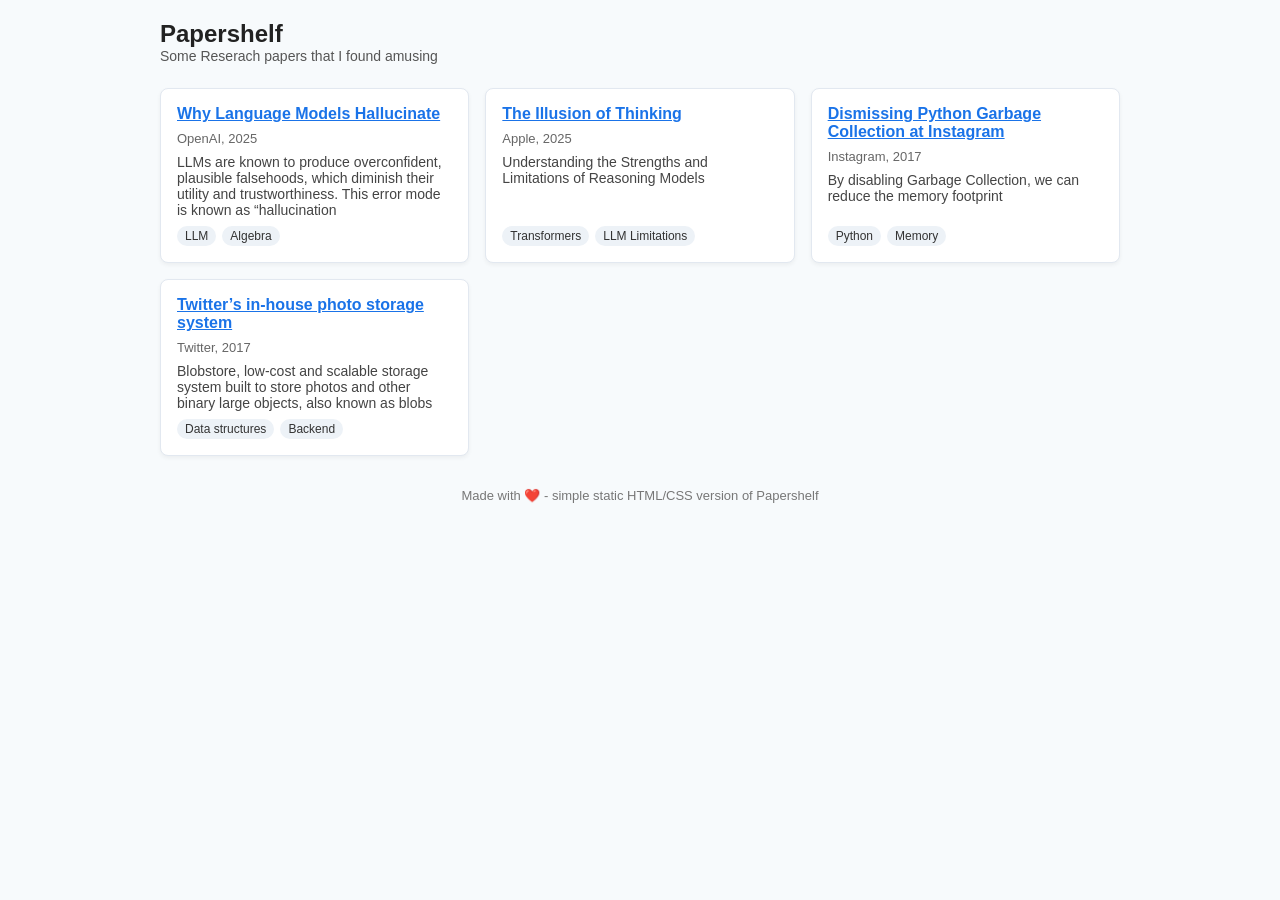
<file: papershelf.html>
<!doctype html>
<html lang="en">
<head>
  <meta charset="utf-8" />
  <meta name="viewport" content="width=device-width,initial-scale=1" />
  <title>Papershelf</title>
  <style>
    body {
      margin: 0;
      font-family: Arial, sans-serif;
      background: #f7fafc;
      color: #222;
      padding: 20px;
    }
    .container {
      max-width: 960px;
      margin: auto;
    }
    header {
      margin-bottom: 24px;
    }
    .title {
      font-size: 24px;
      font-weight: bold;
    }
    .subtitle {
      font-size: 14px;
      color: #555;
    }
    .grid {
      display: grid;
      grid-template-columns: repeat(auto-fill, minmax(260px, 1fr));
      gap: 16px;
    }
    .card {
      background: #fff;
      border: 1px solid #e2e8f0;
      border-radius: 8px;
      padding: 16px;
      box-shadow: 0 2px 4px rgba(0,0,0,0.05);
      display: flex;
      flex-direction: column;
      gap: 8px;
      text-decoration: none;
      color: inherit;
      transition: transform 0.1s ease, box-shadow 0.1s ease;
    }
    .card:hover {
      transform: translateY(-2px);
      box-shadow: 0 4px 8px rgba(0,0,0,0.1);
    }
    .card h3 {
      margin: 0;
      font-size: 16px;
      color: #1a73e8; /* make header blue */
      text-decoration: underline; /* show as link */
    }
    .card:hover h3 {
      color: #0c47a1;
    }
    .meta {
      font-size: 13px;
      color: #666;
    }
    .card p {
      font-size: 14px;
      color: #444;
      margin: 0;
    }
    .tags {
      display: flex;
      gap: 6px;
      flex-wrap: wrap;
      margin-top: auto;
    }
    .tag {
      font-size: 12px;
      padding: 3px 8px;
      border-radius: 999px;
      background: #edf2f7;
      color: #333;
    }
    footer {
      text-align: center;
      margin-top: 32px;
      font-size: 13px;
      color: #777;
    }
    @media (max-width: 600px) {
      body {
        padding: 12px;
      }
    }
  </style>
</head>
<body>
  <div class="container">
    <header>
      <div class="title">Papershelf</div>
      <div class="subtitle">Some Reserach papers that I found amusing</div>
    </header>

    <main class="grid">
      <a class="card" href="https://arxiv.org/pdf/2509.04664" target="_blank">
        <h3>Why Language Models Hallucinate</h3>
        <div class="meta">OpenAI, 2025</div>
        <p>LLMs are known to produce overconfident, plausible falsehoods, which diminish their
            utility and trustworthiness. This error mode is known as “hallucination</p>
        <div class="tags">
          <span class="tag">LLM</span>
          <span class="tag">Algebra</span>
        </div>
      </a>

      <a class="card" href="https://machinelearning.apple.com/research/illusion-of-thinking" target="_blank">
        <h3>The Illusion of Thinking</h3>
        <div class="meta">Apple, 2025</div>
        <p>Understanding the Strengths and Limitations of Reasoning Models</p>
        <div class="tags">
          <span class="tag">Transformers</span>
          <span class="tag">LLM Limitations</span>
        </div>
      </a>

      <a class="card" href="https://medium.com/binu-22feet/dismissing-python-garbage-collection-at-instagram-37faf66828ad">
        <h3>Dismissing Python Garbage Collection at Instagram</h3>
        <div class="meta">Instagram, 2017</div>
        <p>By disabling Garbage Collection, we can reduce the memory footprint</p>
        <div class="tags">
          <span class="tag">Python</span>
          <span class="tag">Memory</span>
        </div>
      </a>

      <a class="card" href="https://blog.x.com/engineering/en_us/a/2012/blobstore-twitter-s-in-house-photo-storage-system" target="_blank">
        <h3>Twitter’s in-house photo storage system</h3>
        <div class="meta">Twitter, 2017</div>
        <p>Blobstore, low-cost and scalable storage system built to store photos and
            other binary large objects, also known as blobs</p>
        <div class="tags">
          <span class="tag">Data structures</span>
          <span class="tag">Backend</span>
        </div>
      </a>
    </main>

    <footer>
      Made with ❤️ - simple static HTML/CSS version of Papershelf
    </footer>
  </div>
</body>
</html>
</file>
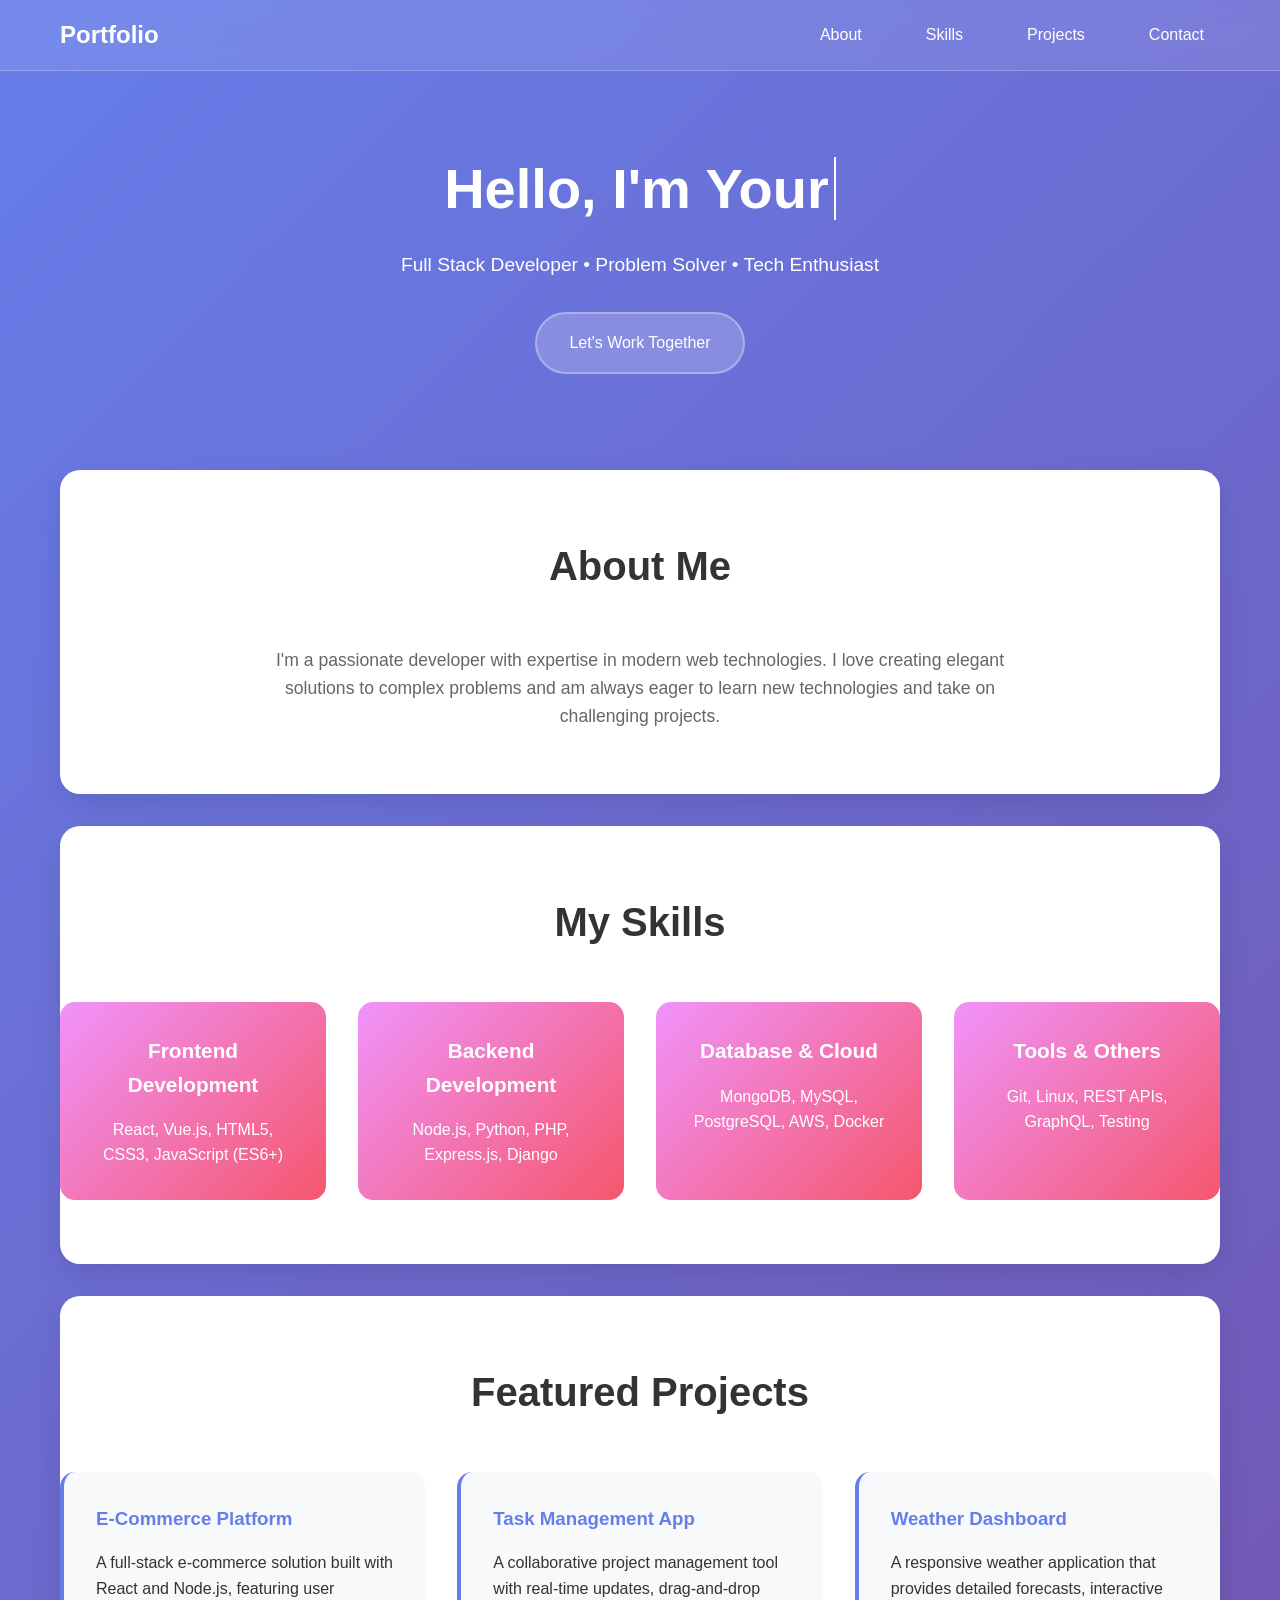
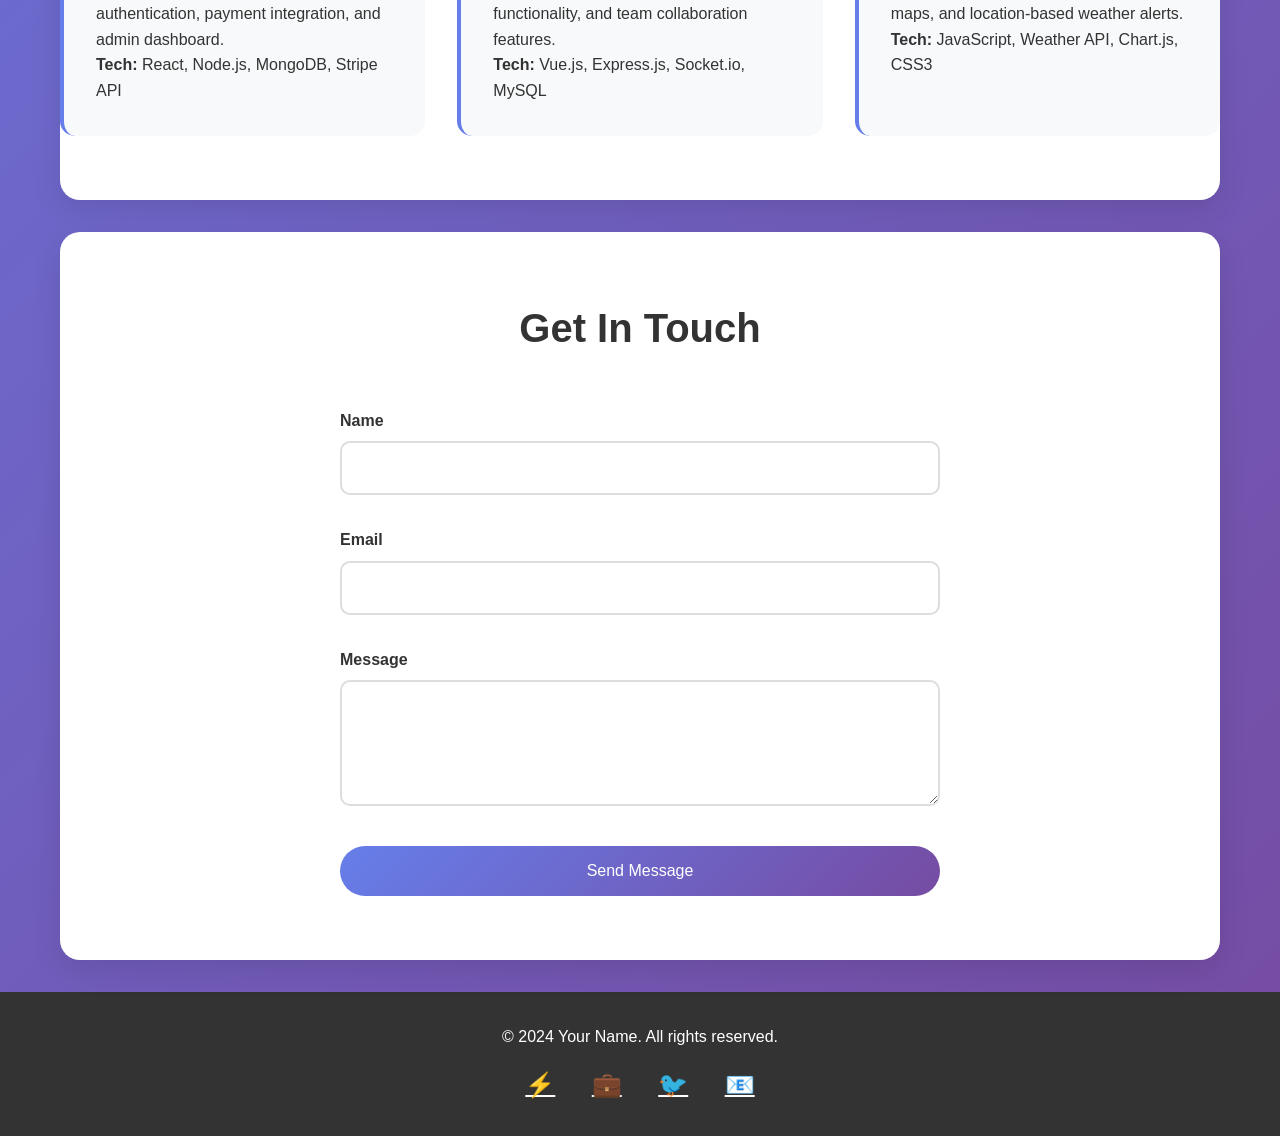
<file: portfolio_website.html>
<!DOCTYPE html>
<html lang="en">
<head>
    <meta charset="UTF-8">
    <meta name="viewport" content="width=device-width, initial-scale=1.0">
    <title>Your Name - Developer Portfolio</title>
    <style>
        * {
            margin: 0;
            padding: 0;
            box-sizing: border-box;
        }

        body {
            font-family: 'Segoe UI', Tahoma, Geneva, Verdana, sans-serif;
            line-height: 1.6;
            color: #333;
            background: linear-gradient(135deg, #667eea 0%, #764ba2 100%);
            min-height: 100vh;
        }

        .container {
            max-width: 1200px;
            margin: 0 auto;
            padding: 0 20px;
        }

        header {
            background: rgba(255, 255, 255, 0.1);
            backdrop-filter: blur(10px);
            border-bottom: 1px solid rgba(255, 255, 255, 0.2);
            position: fixed;
            width: 100%;
            top: 0;
            z-index: 1000;
            transition: all 0.3s ease;
        }

        nav {
            display: flex;
            justify-content: space-between;
            align-items: center;
            padding: 1rem 0;
        }

        .logo {
            font-size: 1.5rem;
            font-weight: bold;
            color: white;
            text-decoration: none;
        }

        .nav-links {
            display: flex;
            list-style: none;
            gap: 2rem;
        }

        .nav-links a {
            color: white;
            text-decoration: none;
            transition: color 0.3s ease;
            padding: 0.5rem 1rem;
            border-radius: 5px;
        }

        .nav-links a:hover {
            background: rgba(255, 255, 255, 0.2);
            color: #fff;
        }

        main {
            margin-top: 80px;
        }

        .hero {
            padding: 4rem 0;
            text-align: center;
            color: white;
        }

        .hero h1 {
            font-size: 3.5rem;
            margin-bottom: 1rem;
            animation: fadeInUp 1s ease;
        }

        .hero p {
            font-size: 1.2rem;
            margin-bottom: 2rem;
            opacity: 0.9;
            animation: fadeInUp 1s ease 0.2s both;
        }

        .cta-button {
            display: inline-block;
            background: rgba(255, 255, 255, 0.2);
            color: white;
            padding: 1rem 2rem;
            text-decoration: none;
            border-radius: 50px;
            transition: all 0.3s ease;
            animation: fadeInUp 1s ease 0.4s both;
            border: 2px solid rgba(255, 255, 255, 0.3);
        }

        .cta-button:hover {
            background: rgba(255, 255, 255, 0.3);
            transform: translateY(-2px);
        }

        .section {
            padding: 4rem 0;
            background: white;
            margin: 2rem 0;
            border-radius: 20px;
            box-shadow: 0 10px 30px rgba(0, 0, 0, 0.1);
        }

        .section h2 {
            text-align: center;
            font-size: 2.5rem;
            margin-bottom: 3rem;
            color: #333;
        }

        .skills-grid {
            display: grid;
            grid-template-columns: repeat(auto-fit, minmax(250px, 1fr));
            gap: 2rem;
            margin-top: 2rem;
        }

        .skill-card {
            background: linear-gradient(135deg, #f093fb 0%, #f5576c 100%);
            padding: 2rem;
            border-radius: 15px;
            text-align: center;
            color: white;
            transition: transform 0.3s ease;
        }

        .skill-card:hover {
            transform: translateY(-10px);
        }

        .skill-card h3 {
            margin-bottom: 1rem;
            font-size: 1.3rem;
        }

        .projects-grid {
            display: grid;
            grid-template-columns: repeat(auto-fit, minmax(300px, 1fr));
            gap: 2rem;
            margin-top: 2rem;
        }

        .project-card {
            background: #f8f9fa;
            padding: 2rem;
            border-radius: 15px;
            border-left: 4px solid #667eea;
            transition: all 0.3s ease;
        }

        .project-card:hover {
            transform: translateX(10px);
            box-shadow: 0 5px 20px rgba(0, 0, 0, 0.1);
        }

        .project-card h3 {
            color: #667eea;
            margin-bottom: 1rem;
        }

        .contact-form {
            max-width: 600px;
            margin: 0 auto;
        }

        .form-group {
            margin-bottom: 2rem;
        }

        .form-group label {
            display: block;
            margin-bottom: 0.5rem;
            font-weight: bold;
            color: #333;
        }

        .form-group input,
        .form-group textarea {
            width: 100%;
            padding: 1rem;
            border: 2px solid #ddd;
            border-radius: 10px;
            font-size: 1rem;
            transition: border-color 0.3s ease;
        }

        .form-group input:focus,
        .form-group textarea:focus {
            outline: none;
            border-color: #667eea;
        }

        .submit-btn {
            background: linear-gradient(135deg, #667eea 0%, #764ba2 100%);
            color: white;
            padding: 1rem 2rem;
            border: none;
            border-radius: 50px;
            cursor: pointer;
            font-size: 1rem;
            transition: transform 0.3s ease;
            width: 100%;
        }

        .submit-btn:hover {
            transform: translateY(-2px);
        }

        footer {
            background: #333;
            color: white;
            text-align: center;
            padding: 2rem 0;
        }

        .social-links {
            margin-top: 1rem;
        }

        .social-links a {
            color: white;
            font-size: 1.5rem;
            margin: 0 1rem;
            transition: color 0.3s ease;
        }

        .social-links a:hover {
            color: #667eea;
        }

        @keyframes fadeInUp {
            from {
                opacity: 0;
                transform: translateY(30px);
            }
            to {
                opacity: 1;
                transform: translateY(0);
            }
        }

        @media (max-width: 768px) {
            .nav-links {
                display: none;
            }
            
            .hero h1 {
                font-size: 2.5rem;
            }
            
            .skills-grid,
            .projects-grid {
                grid-template-columns: 1fr;
            }
        }

        .typing-effect {
            border-right: 2px solid white;
            padding-right: 5px;
            animation: blink 1s infinite;
        }

        @keyframes blink {
            0%, 50% { border-right-color: white; }
            51%, 100% { border-right-color: transparent; }
        }
    </style>
</head>
<body>
    <header>
        <div class="container">
            <nav>
                <a href="#" class="logo">Portfolio</a>
                <ul class="nav-links">
                    <li><a href="#about">About</a></li>
                    <li><a href="#skills">Skills</a></li>
                    <li><a href="#projects">Projects</a></li>
                    <li><a href="#contact">Contact</a></li>
                </ul>
            </nav>
        </div>
    </header>

    <main>
        <section class="hero">
            <div class="container">
                <h1>Hello, I'm <span class="typing-effect" id="typewriter">Your Name</span></h1>
                <p>Full Stack Developer • Problem Solver • Tech Enthusiast</p>
                <a href="#contact" class="cta-button">Let's Work Together</a>
            </div>
        </section>

        <div class="container">
            <section id="about" class="section">
                <h2>About Me</h2>
                <p style="text-align: center; font-size: 1.1rem; max-width: 800px; margin: 0 auto; color: #666;">
                    I'm a passionate developer with expertise in modern web technologies. I love creating 
                    elegant solutions to complex problems and am always eager to learn new technologies 
                    and take on challenging projects.
                </p>
            </section>

            <section id="skills" class="section">
                <h2>My Skills</h2>
                <div class="skills-grid">
                    <div class="skill-card">
                        <h3>Frontend Development</h3>
                        <p>React, Vue.js, HTML5, CSS3, JavaScript (ES6+)</p>
                    </div>
                    <div class="skill-card">
                        <h3>Backend Development</h3>
                        <p>Node.js, Python, PHP, Express.js, Django</p>
                    </div>
                    <div class="skill-card">
                        <h3>Database & Cloud</h3>
                        <p>MongoDB, MySQL, PostgreSQL, AWS, Docker</p>
                    </div>
                    <div class="skill-card">
                        <h3>Tools & Others</h3>
                        <p>Git, Linux, REST APIs, GraphQL, Testing</p>
                    </div>
                </div>
            </section>

            <section id="projects" class="section">
                <h2>Featured Projects</h2>
                <div class="projects-grid">
                    <div class="project-card">
                        <h3>E-Commerce Platform</h3>
                        <p>A full-stack e-commerce solution built with React and Node.js, featuring user authentication, payment integration, and admin dashboard.</p>
                        <p><strong>Tech:</strong> React, Node.js, MongoDB, Stripe API</p>
                    </div>
                    <div class="project-card">
                        <h3>Task Management App</h3>
                        <p>A collaborative project management tool with real-time updates, drag-and-drop functionality, and team collaboration features.</p>
                        <p><strong>Tech:</strong> Vue.js, Express.js, Socket.io, MySQL</p>
                    </div>
                    <div class="project-card">
                        <h3>Weather Dashboard</h3>
                        <p>A responsive weather application that provides detailed forecasts, interactive maps, and location-based weather alerts.</p>
                        <p><strong>Tech:</strong> JavaScript, Weather API, Chart.js, CSS3</p>
                    </div>
                </div>
            </section>

            <section id="contact" class="section">
                <h2>Get In Touch</h2>
                <form class="contact-form" onsubmit="handleSubmit(event)">
                    <div class="form-group">
                        <label for="name">Name</label>
                        <input type="text" id="name" required>
                    </div>
                    <div class="form-group">
                        <label for="email">Email</label>
                        <input type="email" id="email" required>
                    </div>
                    <div class="form-group">
                        <label for="message">Message</label>
                        <textarea id="message" rows="5" required></textarea>
                    </div>
                    <button type="submit" class="submit-btn">Send Message</button>
                </form>
            </section>
        </div>
    </main>

    <footer>
        <div class="container">
            <p>&copy; 2024 Your Name. All rights reserved.</p>
            <div class="social-links">
                <a href="#" title="GitHub">⚡</a>
                <a href="#" title="LinkedIn">💼</a>
                <a href="#" title="Twitter">🐦</a>
                <a href="#" title="Email">📧</a>
            </div>
        </div>
    </footer>

    <script>
        // Smooth scrolling for navigation links
        document.querySelectorAll('a[href^="#"]').forEach(anchor => {
            anchor.addEventListener('click', function (e) {
                e.preventDefault();
                const target = document.querySelector(this.getAttribute('href'));
                if (target) {
                    target.scrollIntoView({
                        behavior: 'smooth',
                        block: 'start'
                    });
                }
            });
        });

        // Typewriter effect
        const typewriterText = ['Your Name', 'Developer', 'Creator', 'Problem Solver'];
        let textIndex = 0;
        let charIndex = 0;
        let isDeleting = false;
        const typewriterElement = document.getElementById('typewriter');
        
        function typewriter() {
            const currentText = typewriterText[textIndex];
            
            if (isDeleting) {
                typewriterElement.textContent = currentText.substring(0, charIndex - 1);
                charIndex--;
            } else {
                typewriterElement.textContent = currentText.substring(0, charIndex + 1);
                charIndex++;
            }
            
            if (!isDeleting && charIndex === currentText.length) {
                setTimeout(() => isDeleting = true, 1500);
            } else if (isDeleting && charIndex === 0) {
                isDeleting = false;
                textIndex = (textIndex + 1) % typewriterText.length;
            }
            
            setTimeout(typewriter, isDeleting ? 50 : 150);
        }
        
        setTimeout(typewriter, 1000);

        // Header background on scroll
        window.addEventListener('scroll', () => {
            const header = document.querySelector('header');
            if (window.scrollY > 100) {
                header.style.background = 'rgba(255, 255, 255, 0.95)';
                header.style.color = '#333';
            } else {
                header.style.background = 'rgba(255, 255, 255, 0.1)';
                header.style.color = 'white';
            }
        });

        // Form submission handler
        function handleSubmit(event) {
            event.preventDefault();
            const name = document.getElementById('name').value;
            const email = document.getElementById('email').value;
            const message = document.getElementById('message').value;
            
            alert(`Thanks ${name}! Your message has been received. I'll get back to you soon at ${email}.`);
            event.target.reset();
        }

        // Add animation on scroll
        const observerOptions = {
            threshold: 0.1,
            rootMargin: '0px 0px -50px 0px'
        };

        const observer = new IntersectionObserver((entries) => {
            entries.forEach(entry => {
                if (entry.isIntersecting) {
                    entry.target.style.opacity = '1';
                    entry.target.style.transform = 'translateY(0)';
                }
            });
        }, observerOptions);

        // Observe all sections
        document.querySelectorAll('.section').forEach(section => {
            section.style.opacity = '0';
            section.style.transform = 'translateY(30px)';
            section.style.transition = 'all 0.6s ease';
            observer.observe(section);
        });
    </script>
</body>
</html>
</file>
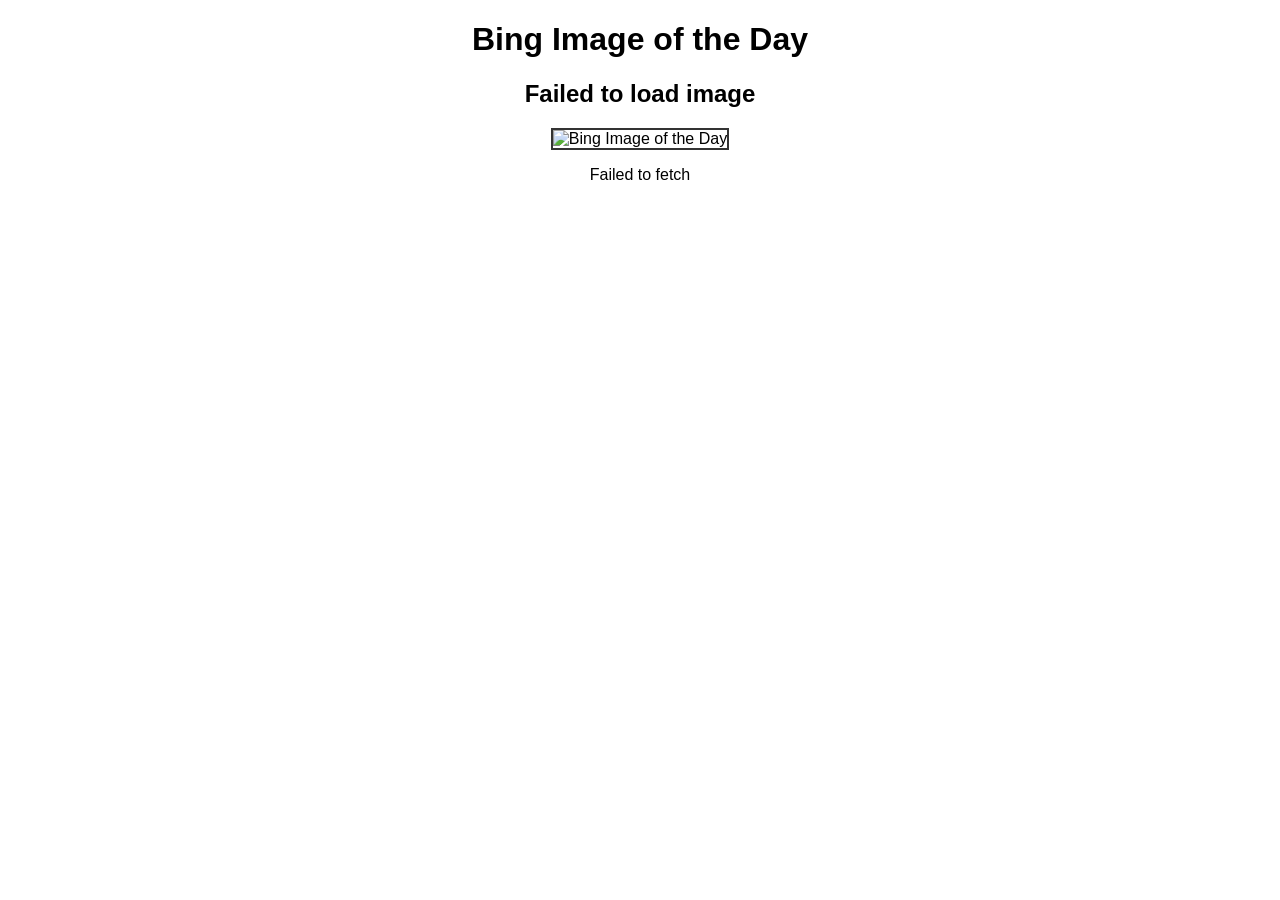
<file: images/potd.html>
<!DOCTYPE html>
<html lang="en">
<head>
    <meta charset="UTF-g">
    <meta name="viewport" content="width=device-width, initial-scale=1.0">
    <title>Bing Image of the Day</title>
    <style>
        body { font-family: sans-serif; text-align: center; }
        img { max-width: 90%; border: 2px solid #333; }
    </style>
</head>
<body>

    <h1>Bing Image of the Day</h1>
    <h2 id="title">Loading...</h2>
    <img id="bing-image" alt="Bing Image of the Day">
    <p id="copyright"></p>

    <script>
        // Define the base URLs
        const BING_API_URL = "https://www.bing.com/HPImageArchive.aspx?format=js&idx=0&n=1&mkt=en-US";
        const BING_BASE_URL = "https://www.bing.com";

        /**
         * Fetches and displays the Bing Image of the Day
         */
        async function getBingImage() {
            try {
                // Step 1: Fetch the metadata from the API
                const response = await fetch(BING_API_URL);
                if (!response.ok) {
                    throw new Error(`Network response was not ok: ${response.statusText}`);
                }
                const data = await response.json();

                // Step 2: Extract the information
                const image = data.images[0];
                const imageUrl = BING_BASE_URL + image.url;
                const imageTitle = image.title;
                const imageCopyright = image.copyright;

                // Step 3: Display the image and its details on the page
                document.getElementById("title").innerText = imageTitle;
                document.getElementById("copyright").innerText = imageCopyright;
                
                const imgElement = document.getElementById("bing-image");
                imgElement.src = imageUrl;
                imgElement.alt = imageTitle;

            } catch (error) {
                // Handle any errors that occurred during the fetch
                console.error("Error fetching Bing image:", error);
                document.getElementById("title").innerText = "Failed to load image";
                document.getElementById("copyright").innerText = error.message;
            }
        }

        // Run the function when the page loads
        getBingImage();
    </script>

</body>
</html>
</file>
<file: basavaraj/studio.css>
/* Editorial portfolio design: white and soft grey, near-black type, one restrained blue. */
:root {
  --bg: #ffffff; --soft: #f5f5f7; --card: #ffffff; --ink: #1d1d1f; --muted: #6e6e73; --line: #d2d2d7; --hair: rgba(0, 0, 0, 0.08);
  --blue: #0066cc; --blue-btn: #0071e3; --blue-btn-ink: #ffffff; --ok: #1a8f4c; --warn: #b25000;
  --nav-bg: rgba(255, 255, 255, 0.78); --shadow: 0 30px 60px -30px rgba(0, 0, 0, 0.22);
  --font: "Inter", -apple-system, BlinkMacSystemFont, "Segoe UI", "Helvetica Neue", Arial, sans-serif;
  --wrap: 1120px; color-scheme: light;
}
@media (prefers-color-scheme: dark) {
  :root:not([data-theme="light"]) {
    --bg: #000000; --soft: #161617; --card: #1d1d1f; --ink: #f5f5f7; --muted: #a1a1a6; --line: #424245; --hair: rgba(255, 255, 255, 0.12);
    --blue: #2997ff; --blue-btn: #0071e3; --blue-btn-ink: #ffffff; --ok: #30d158; --warn: #ff9f0a;
    --nav-bg: rgba(22, 22, 23, 0.78); --shadow: 0 30px 60px -30px rgba(0, 0, 0, 0.8); color-scheme: dark;
  }
}
:root[data-theme="dark"] {
  --bg: #000000; --soft: #161617; --card: #1d1d1f; --ink: #f5f5f7; --muted: #a1a1a6; --line: #424245; --hair: rgba(255, 255, 255, 0.12);
  --blue: #2997ff; --blue-btn: #0071e3; --blue-btn-ink: #ffffff; --ok: #30d158; --warn: #ff9f0a;
  --nav-bg: rgba(22, 22, 23, 0.78); --shadow: 0 30px 60px -30px rgba(0, 0, 0, 0.8); color-scheme: dark;
}

*, *::before, *::after { box-sizing: border-box; }
html { scroll-padding-top: 72px; -webkit-text-size-adjust: 100%; }
@media (prefers-reduced-motion: no-preference) { html { scroll-behavior: smooth; } }
body { margin: 0; background: var(--bg); color: var(--ink); font: 400 1.0625rem/1.55 var(--font); letter-spacing: -0.011em; -webkit-font-smoothing: antialiased; }
h1, h2, h3, h4, p, ul, ol, dl, dd, figure { margin: 0; }
ul, ol { padding: 0; list-style: none; }
h1, h2, h3, h4 { font-weight: 700; text-wrap: balance; }
p { text-wrap: pretty; }
a { color: var(--blue); text-decoration: none; }
a:hover { text-decoration: underline; text-underline-offset: 0.18em; }
:focus-visible { outline: 3px solid var(--blue-btn); outline-offset: 3px; border-radius: 6px; }
.wrap { width: min(var(--wrap), 100% - 44px); margin-inline: auto; }
.skip { position: absolute; left: -999px; top: 8px; z-index: 30; background: var(--ink); color: var(--bg); padding: 10px 16px; border-radius: 10px; }
.skip:focus { left: 12px; }

/* Navigation */
.nav { position: sticky; top: 0; z-index: 20; background: var(--nav-bg); -webkit-backdrop-filter: saturate(180%) blur(20px); backdrop-filter: saturate(180%) blur(20px); border-bottom: 1px solid var(--hair); }
.nav-row { display: flex; align-items: center; justify-content: space-between; gap: 16px; min-height: 52px; }
.nav-name { font-weight: 600; font-size: 1.02rem; color: var(--ink); letter-spacing: -0.02em; }
.nav-name:hover { text-decoration: none; }
#nav { display: flex; align-items: center; gap: 2px; }
#nav a { color: var(--ink); font-size: 0.86rem; padding: 8px 12px; border-radius: 999px; opacity: 0.82; transition: opacity .15s ease, background-color .15s ease; }
#nav a:hover, #nav a[aria-current="true"] { opacity: 1; text-decoration: none; background: var(--soft); }
#nav .nav-cta { background: var(--blue-btn); color: var(--blue-btn-ink); opacity: 1; padding: 6px 14px; margin-left: 6px; font-weight: 500; }
#nav .nav-cta:hover { background: var(--blue-btn); filter: brightness(1.1); }
.theme-btn, .menu-btn { font: inherit; color: var(--ink); background: none; border: 0; cursor: pointer; border-radius: 999px; }
.theme-btn { width: 34px; height: 34px; display: grid; place-items: center; margin-left: 4px; opacity: 0.8; }
.theme-btn:hover { background: var(--soft); opacity: 1; }
.menu-btn { display: none; font-size: 0.9rem; font-weight: 500; padding: 8px 14px; border: 1px solid var(--line); }

/* Buttons and links */
.actions { display: flex; flex-wrap: wrap; gap: 12px; align-items: center; }
.btn { display: inline-flex; align-items: center; justify-content: center; gap: 6px; min-height: 46px; padding: 10px 24px; border-radius: 999px; font: 500 1.0625rem/1.2 var(--font); letter-spacing: -0.011em;
  color: var(--blue); background: transparent; border: 1px solid var(--blue); cursor: pointer; transition: transform .15s ease, background-color .15s ease, color .15s ease, filter .15s ease; }
.btn:hover { text-decoration: none; background: var(--blue-btn); border-color: var(--blue-btn); color: var(--blue-btn-ink); }
.btn.primary { background: var(--blue-btn); border-color: var(--blue-btn); color: var(--blue-btn-ink); }
.btn.primary:hover { filter: brightness(1.1); }
.btn:active { transform: scale(0.98); }
.link { font-weight: 500; }
.chev { display: inline-block; transition: transform .15s ease; }
a:hover .chev { transform: translateX(3px); }
.ext { font-size: 0.82em; }
.eyebrow { font-size: 1.0625rem; font-weight: 600; color: var(--muted); margin-bottom: 10px; }

/* Hero */
.hero { text-align: center; padding: clamp(72px, 13vh, 150px) 0 clamp(56px, 9vh, 104px); }
.hero .wrap { display: flex; flex-direction: column; align-items: center; }
.avail { display: inline-flex; align-items: center; gap: 9px; font-size: 0.92rem; font-weight: 500; color: var(--ink); padding: 7px 16px; border: 1px solid var(--line); border-radius: 999px; margin-bottom: clamp(24px, 4vh, 40px); }
.avail .dot { width: 8px; height: 8px; border-radius: 50%; background: var(--ok); flex: none; }
.hero h1 { font-size: clamp(2.9rem, 9.4vw, 6.25rem); line-height: 1.03; letter-spacing: -0.045em; }
.tagline { font-size: clamp(1.45rem, 3.9vw, 2.75rem); line-height: 1.14; letter-spacing: -0.03em; font-weight: 600; color: var(--muted); max-width: 17em; margin-top: clamp(14px, 2.2vh, 24px); text-wrap: balance; }
.roles { display: flex; flex-wrap: wrap; justify-content: center; gap: 4px 0; margin-top: clamp(20px, 3vh, 30px); font-size: 1.0625rem; font-weight: 500; }
.roles span + span::before { content: ""; display: inline-block; width: 1px; height: 0.95em; background: var(--line); margin: 0 14px; vertical-align: -0.1em; }
.hero .actions { justify-content: center; margin-top: clamp(26px, 4vh, 40px); }
.social { display: flex; flex-wrap: wrap; justify-content: center; gap: 6px 26px; margin-top: 26px; font-size: 1rem; }
.social a { display: inline-block; padding: 6px 0; }

/* Statement */
.statement { padding: 0 0 clamp(64px, 10vh, 120px); }
.big-text { font-size: clamp(1.45rem, 3.1vw, 2.35rem); line-height: 1.25; letter-spacing: -0.028em; font-weight: 600; max-width: 26em; margin-inline: auto; text-align: center; }
.facts { display: grid; grid-template-columns: repeat(3, 1fr); gap: 16px; margin-top: clamp(40px, 6vh, 72px); }
.facts div { background: var(--soft); border-radius: 22px; padding: clamp(20px, 3vw, 34px); display: flex; flex-direction: column; gap: 6px; }
.facts dd { font-size: clamp(2.2rem, 5vw, 3.5rem); font-weight: 700; letter-spacing: -0.04em; line-height: 1; font-variant-numeric: tabular-nums; }
.facts dt { color: var(--muted); font-size: 0.98rem; }

/* Sections */
.section { padding: clamp(64px, 10vh, 128px) 0; }
.section.soft { background: var(--soft); }
.section-head { margin-bottom: clamp(32px, 5vh, 60px); }
.section-head h2, .contact h2, .resume-band h2 { font-size: clamp(2.1rem, 5.6vw, 3.9rem); line-height: 1.06; letter-spacing: -0.04em; max-width: 14em; }

/* Case studies */
.case { background: var(--soft); border-radius: clamp(22px, 3vw, 34px); padding: clamp(24px, 5vw, 68px); }
.case + .case { margin-top: clamp(20px, 3vw, 32px); }
.case-no { font-size: 0.95rem; font-weight: 600; color: var(--muted); font-variant-numeric: tabular-nums; letter-spacing: 0.04em; }
.case-head h3 { font-size: clamp(1.9rem, 4.6vw, 3.25rem); line-height: 1.07; letter-spacing: -0.038em; margin-top: 8px; }
.case-tag { font-size: clamp(1.15rem, 2.2vw, 1.5rem); line-height: 1.3; color: var(--muted); font-weight: 500; margin-top: 12px; max-width: 30em; }
.chips { display: flex; flex-wrap: wrap; gap: 8px; margin-top: 20px; }
.chips li { font-size: 0.88rem; font-weight: 500; padding: 5px 13px; border-radius: 999px; background: var(--card); border: 1px solid var(--hair); }
.case-visual { margin-top: clamp(26px, 4vw, 48px); }
.case-visual.with-demo { display: grid; grid-template-columns: minmax(0, 1.45fr) minmax(0, 1fr); gap: clamp(16px, 2.4vw, 28px); align-items: start; }

.browser { background: var(--card); border: 1px solid var(--hair); border-radius: 16px; overflow: hidden; box-shadow: var(--shadow); transition: transform .3s cubic-bezier(.2, .7, .2, 1), box-shadow .3s ease; }
.case:hover .browser { transform: translateY(-4px); }
.browser-bar { display: flex; align-items: center; gap: 7px; padding: 11px 14px; border-bottom: 1px solid var(--hair); }
.browser-bar span { width: 11px; height: 11px; border-radius: 50%; background: var(--line); flex: none; }
.browser-bar p { flex: 1; min-width: 0; margin: 0 28px 0 8px; text-align: center; font-size: 0.8rem; color: var(--muted); background: var(--soft); border-radius: 8px; padding: 4px 10px; white-space: nowrap; overflow: hidden; text-overflow: ellipsis; }
.viewport { position: relative; aspect-ratio: 1280 / 800; overflow: hidden; background: var(--soft); container-type: inline-size; }
.viewport iframe { position: absolute; inset: 0 auto auto 0; width: 1280px; height: 800px; border: 0; transform-origin: 0 0; transform: scale(var(--s, 0.3)); pointer-events: none; background: #fff; }
.viewport-link { position: absolute; inset: 0; display: flex; align-items: flex-end; justify-content: center; padding: 18px; }
.viewport-link span { background: var(--ink); color: var(--bg); font-size: 0.92rem; font-weight: 500; padding: 9px 18px; border-radius: 999px; opacity: 0; transform: translateY(6px); transition: opacity .2s ease, transform .2s ease; }
.viewport-link:hover span, .viewport-link:focus-visible span { opacity: 1; transform: none; }
.browser figcaption { position: absolute; width: 1px; height: 1px; overflow: hidden; clip-path: inset(50%); }

.diagram { background: var(--card); border: 1px solid var(--hair); border-radius: 16px; padding: clamp(28px, 6vw, 72px) clamp(20px, 4vw, 48px); box-shadow: var(--shadow); text-align: center; }
.diagram > p { color: var(--muted); font-size: 0.92rem; margin-top: clamp(18px, 3vw, 30px); }
.flow { display: flex; flex-wrap: wrap; justify-content: center; align-items: center; gap: 10px 0; counter-reset: step; }
.flow li { display: flex; align-items: center; font-size: 0.95rem; font-weight: 500; }
.flow li::before { content: ""; }
.flow li { background: var(--soft); border: 1px solid var(--hair); border-radius: 12px; padding: 10px 16px; position: relative; }
.flow li + li { margin-left: 34px; }
.flow li + li::after { content: "→"; position: absolute; left: -26px; top: 50%; transform: translateY(-50%); color: var(--muted); font-weight: 400; }
.diagram .flow li { font-size: clamp(0.95rem, 1.6vw, 1.15rem); padding: clamp(12px, 1.6vw, 18px) clamp(16px, 2vw, 24px); border-radius: 14px; }
.case-body .flow { justify-content: flex-start; }
.case-body .flow li { background: var(--card); font-size: 0.9rem; padding: 8px 13px; }

.case-body { display: grid; grid-template-columns: repeat(2, minmax(0, 1fr)); gap: clamp(24px, 4vw, 48px) clamp(24px, 5vw, 64px); margin-top: clamp(30px, 5vw, 60px); }
.cs-block h4 { font-size: 0.86rem; font-weight: 600; color: var(--muted); letter-spacing: 0.02em; text-transform: uppercase; margin-bottom: 10px; }
.cs-block p { font-size: clamp(1.05rem, 1.5vw, 1.2rem); line-height: 1.5; }
.cs-block ul { display: grid; gap: 8px; }
.cs-block ul li { position: relative; padding-left: 20px; }
.cs-block ul li::before { content: ""; position: absolute; left: 2px; top: 0.66em; width: 6px; height: 6px; border-radius: 50%; background: var(--blue); }
.metrics { display: flex; flex-wrap: wrap; gap: clamp(20px, 4vw, 56px); margin-top: clamp(28px, 4vw, 48px); padding-top: clamp(24px, 3vw, 36px); border-top: 1px solid var(--line); }
.metrics div { display: flex; flex-direction: column; gap: 4px; max-width: 16em; }
.metrics dd { font-size: clamp(2rem, 4.4vw, 3rem); font-weight: 700; letter-spacing: -0.04em; line-height: 1; font-variant-numeric: tabular-nums; }
.metrics dt { color: var(--muted); font-size: 0.95rem; }
.case-links { display: flex; flex-wrap: wrap; align-items: center; gap: 12px 26px; margin-top: clamp(26px, 4vw, 44px); }

/* Calculator */
.calc { background: var(--card); border: 1px solid var(--hair); border-radius: 16px; padding: clamp(18px, 2.2vw, 26px); box-shadow: var(--shadow); display: flex; flex-direction: column; }
.calc h4 { font-size: 1.2rem; letter-spacing: -0.02em; }
.calc-note { color: var(--muted); font-size: 0.9rem; margin: 6px 0 10px; }
.calc label { display: flex; justify-content: space-between; align-items: baseline; gap: 12px; font-size: 0.9rem; font-weight: 500; margin-top: 10px; }
.calc output { font-variant-numeric: tabular-nums; font-weight: 600; color: var(--blue); white-space: nowrap; }
.calc input[type="range"] { width: 100%; accent-color: var(--blue-btn); height: 28px; margin: 0; cursor: pointer; }
.calc-result { display: flex; justify-content: space-between; align-items: flex-end; gap: 14px; margin-top: 14px; padding-top: 14px; border-top: 1px solid var(--line); }
.calc-result .k { display: block; font-size: 0.8rem; color: var(--muted); }
.calc-result .v { display: block; font-weight: 700; font-size: 1.3rem; line-height: 1.1; font-variant-numeric: tabular-nums; letter-spacing: -0.02em; }
.calc-result .big { text-align: right; }
.calc-result .big .v { font-size: clamp(1.9rem, 3.4vw, 2.6rem); letter-spacing: -0.04em; }
.curve { width: 100%; height: auto; margin-top: 10px; display: block; }
.curve .area { fill: color-mix(in srgb, var(--blue-btn) 14%, transparent); }
.curve .line { fill: none; stroke: var(--blue-btn); stroke-width: 2; stroke-linejoin: round; }
.curve .dot { fill: var(--ink); stroke: var(--card); stroke-width: 2; }
.curve .axis { stroke: var(--line); }
.calc-foot { font-size: 0.78rem; color: var(--muted); margin-top: auto; padding-top: 10px; }
.calc-foot.warn { color: var(--warn); font-weight: 500; }

/* About */
.avatar { width: clamp(104px, 14vw, 148px); aspect-ratio: 1; margin: 0 0 clamp(20px, 3vh, 30px); border-radius: 50%; overflow: hidden; background: var(--card);
  box-shadow: 0 0 0 1px rgba(0,0,0,.06), 0 18px 40px -18px rgba(0,0,0,.35); }
.avatar-img, .portrait-img { width: 100%; height: 100%; object-fit: cover; display: block; }
.avatar-img { object-position: 50% 50%; }
.portrait-img { object-position: 50% 30%; }
.about-grid.has-photo { display: grid; grid-template-columns: minmax(260px, 5fr) 7fr; gap: clamp(16px, 2.4vw, 28px); align-items: start; }
.portrait { margin: 0; position: sticky; top: 88px; border-radius: 26px; overflow: hidden; background: var(--card); aspect-ratio: 4 / 5;
  box-shadow: 0 0 0 1px rgba(0,0,0,.05), 0 30px 60px -30px rgba(0,0,0,.35); }
.portrait-img { object-position: 60% 35%; }
.portrait figcaption { position: absolute; left: 14px; bottom: 14px; padding: 7px 13px; border-radius: 999px; font-size: .82rem; font-weight: 500;
  color: #1d1d1f; background: rgba(255,255,255,.78); -webkit-backdrop-filter: saturate(180%) blur(16px); backdrop-filter: saturate(180%) blur(16px); }
.about-grid.has-photo .story { grid-template-columns: 1fr; }
.story { display: grid; grid-template-columns: repeat(auto-fit, minmax(min(100%, 320px), 1fr)); gap: 16px; }
.story-card { background: var(--card); border-radius: 22px; padding: clamp(22px, 3vw, 36px); }
.story-card h3 { font-size: 1.35rem; letter-spacing: -0.025em; margin-bottom: 10px; }
.story-card p { color: var(--muted); font-size: 1.08rem; line-height: 1.55; }

/* Skills */
.spec div { display: grid; grid-template-columns: minmax(140px, 1fr) 3fr; gap: 12px 32px; padding: clamp(18px, 2.4vw, 26px) 0; border-top: 1px solid var(--line); }
.spec div:last-child { border-bottom: 1px solid var(--line); }
.spec dt { font-weight: 600; font-size: 1.0625rem; color: var(--muted); }
.spec dd { display: flex; flex-wrap: wrap; gap: 6px 0; font-size: clamp(1.15rem, 2.1vw, 1.55rem); font-weight: 600; letter-spacing: -0.025em; line-height: 1.3; }
.spec dd span:not(:last-child)::after { content: ","; margin-right: 0.4em; color: var(--muted); font-weight: 400; }

/* Education */
.edu { display: grid; grid-template-columns: repeat(auto-fit, minmax(min(100%, 320px), 1fr)); gap: 16px; }
.edu-card { background: var(--card); border-radius: 22px; padding: clamp(22px, 3vw, 36px); }
.when { font-size: 0.95rem; font-weight: 600; color: var(--blue); font-variant-numeric: tabular-nums; }
.edu-card h3 { font-size: clamp(1.4rem, 2.6vw, 1.85rem); letter-spacing: -0.03em; margin: 8px 0 6px; }
.edu-card p { color: var(--muted); }
.edu-card .note { color: var(--ink); font-weight: 500; }
.extras { display: grid; grid-template-columns: repeat(auto-fit, minmax(min(100%, 240px), 1fr)); gap: 16px; margin-top: 16px; }
.extras > div { background: var(--card); border-radius: 22px; padding: clamp(22px, 3vw, 32px); }
.extras:empty, .extras > div:empty { display: none; }
.extras h3 { font-size: 1.15rem; letter-spacing: -0.02em; margin-bottom: 10px; }
.extras ul { display: grid; gap: 8px; color: var(--muted); }

/* Resume and contact */
.resume-band { background: var(--soft); border-radius: clamp(22px, 3vw, 34px); padding: clamp(28px, 5vw, 64px); display: flex; flex-wrap: wrap; align-items: center; justify-content: space-between; gap: 24px 40px; }
.resume-band h2 { font-size: clamp(1.8rem, 4vw, 2.8rem); }
.resume-band p { color: var(--muted); margin-top: 10px; max-width: 30em; }
.contact { text-align: center; padding-top: clamp(40px, 6vh, 80px); }
.contact .wrap { display: flex; flex-direction: column; align-items: center; }
.contact .lead { color: var(--muted); font-size: clamp(1.1rem, 2vw, 1.35rem); max-width: 32em; margin-top: 16px; }
.mail { margin: clamp(20px, 3vh, 32px) 0; }
.mail a { font-size: clamp(1.5rem, 5.4vw, 3rem); font-weight: 700; letter-spacing: -0.04em; color: var(--ink); overflow-wrap: anywhere; }
.mail a:hover { color: var(--blue); text-decoration: none; }
.contact .actions { justify-content: center; }
.footer { border-top: 1px solid var(--hair); padding: 22px 0 30px; font-size: 0.86rem; color: var(--muted); }
.footer-row { display: flex; flex-wrap: wrap; justify-content: space-between; gap: 10px 24px; }
.footer a { margin-left: 18px; }
.footer p:last-child a:first-child { margin-left: 0; }

/* Motion */
@media (prefers-reduced-motion: no-preference) {
  .js .reveal { opacity: 0; transform: translateY(14px); transition: opacity .5s ease, transform .5s cubic-bezier(.2, .7, .2, 1); }
  .js .reveal.in { opacity: 1; transform: none; }
  .hero .wrap > * { animation: rise .6s cubic-bezier(.2, .7, .2, 1) both; }
  .hero .wrap > *:nth-child(2) { animation-delay: .05s; } .hero .wrap > *:nth-child(3) { animation-delay: .1s; }
  .hero .wrap > *:nth-child(4) { animation-delay: .15s; } .hero .wrap > *:nth-child(5) { animation-delay: .2s; } .hero .wrap > *:nth-child(6) { animation-delay: .25s; }
  @keyframes rise { from { opacity: 0; transform: translateY(12px); } to { opacity: 1; transform: none; } }
  .curve .line, .curve .area, .curve .dot { transition: d .25s ease, cx .25s ease, cy .25s ease; }
  .story-card, .edu-card, .facts div { transition: transform .25s cubic-bezier(.2, .7, .2, 1); }
  .story-card:hover, .edu-card:hover, .facts div:hover { transform: translateY(-3px); }
}
@media (prefers-reduced-motion: reduce) { .case:hover .browser { transform: none; } .viewport-link span { opacity: 1; transform: none; } }

/* Tablet and phone */
@media (max-width: 900px) {
  .about-grid.has-photo { grid-template-columns: 1fr; }
  .portrait { position: relative; top: 0; max-width: 440px; width: 100%; margin: 0 auto; }
  .case-visual.with-demo { grid-template-columns: 1fr; }
  .case-body { grid-template-columns: 1fr; }
}
@media (max-width: 760px) {
  .menu-btn { display: inline-flex; }
  #nav { display: none; position: absolute; left: 0; right: 0; top: 100%; flex-direction: column; align-items: stretch; gap: 0; padding: 8px 22px 18px; background: var(--bg); border-bottom: 1px solid var(--hair); }
  #nav.open { display: flex; }
  #nav a { font-size: 1.05rem; padding: 13px 4px; border-radius: 0; border-bottom: 1px solid var(--hair); opacity: 1; }
  #nav a:hover, #nav a[aria-current="true"] { background: none; }
  #nav .nav-cta { margin: 14px 0 0; text-align: center; border-radius: 999px; border: 0; padding: 12px; }
  .theme-btn { margin: 10px 0 0; align-self: flex-start; }
  .facts { grid-template-columns: 1fr; }
  .spec div { grid-template-columns: 1fr; gap: 6px; }
  .flow { flex-direction: column; align-items: stretch; gap: 0; }
  .flow li { justify-content: center; text-align: center; }
  .flow li + li { margin-left: 0; margin-top: 30px; }
  .flow li + li::after { content: "↓"; left: 50%; top: -24px; transform: translateX(-50%); }
  .viewport-link span { opacity: 1; transform: none; }
  .roles { flex-direction: column; align-items: center; gap: 2px; }
  .roles span + span::before { display: none; }
  .theme-btn { width: 44px; height: 44px; }
  .hero .btn, .contact .btn { flex: 1 1 100%; }
}
@media print { .nav, .actions, .theme-btn, .browser, .calc { display: none; } .case, .section.soft { background: none; } }
</file>
<file: basavaraj/admin/admin.css>
:root {
  --bg: #f4f7f4; --surface: #ffffff; --tint: #e9f1ec; --ink: #12262b; --muted: #55676b; --line: #cfdcd5;
  --green: #17694f; --green-ink: #ffffff; --amber: #a86d00; --red: #b3261e; --ok-bg: #dff3e8; --warn-bg: #fdf0d2; --bad-bg: #fbe3e1;
  --font: "IBM Plex Sans", "Segoe UI", system-ui, -apple-system, sans-serif; color-scheme: light;
}
@media (prefers-color-scheme: dark) {
  :root { --bg: #0e1a1c; --surface: #15262a; --tint: #1a3136; --ink: #e8f0ec; --muted: #9fb2b0; --line: #2b4146;
    --green: #5fd0a4; --green-ink: #06231a; --amber: #f0b84a; --red: #ff8a80; --ok-bg: #143a2c; --warn-bg: #3d3110; --bad-bg: #40201d; color-scheme: dark; }
}
*, *::before, *::after { box-sizing: border-box; }
body { margin: 0; background: var(--bg); color: var(--ink); font: 400 1rem/1.55 var(--font); }
h1 { font-size: clamp(1.5rem, 3vw, 2rem); line-height: 1.15; margin: 0; letter-spacing: -0.02em; }
h2 { font-size: 1.2rem; margin: 0 0 12px; }
h3 { font-size: 0.98rem; margin: 18px 0 8px; }
p { margin: 0 0 12px; }
a { color: var(--green); }
:focus-visible { outline: 3px solid var(--amber); outline-offset: 2px; border-radius: 4px; }
.muted { color: var(--muted); } .small { font-size: 0.88rem; } .error { color: var(--red); font-weight: 500; min-height: 1.2em; }

.top { position: sticky; top: 0; z-index: 5; display: flex; align-items: center; gap: 16px; flex-wrap: wrap; padding: 10px clamp(16px, 3vw, 32px); background: var(--surface); border-bottom: 1px solid var(--line); }
.brand { font-weight: 700; font-size: 1.1rem; color: var(--ink); text-decoration: none; }
.brand span { font-weight: 400; color: var(--muted); margin-left: 6px; }
.tabs { display: flex; gap: 4px; flex: 1; flex-wrap: wrap; }
.tab { font: inherit; font-weight: 500; color: var(--muted); background: none; border: 0; padding: 8px 14px; border-radius: 8px; cursor: pointer; }
.tab:hover, .tab[aria-current="page"] { background: var(--tint); color: var(--ink); }
.who { display: flex; align-items: center; gap: 10px; }
.banner { margin: 0; padding: 10px clamp(16px, 3vw, 32px); background: var(--warn-bg); border-bottom: 1px solid var(--line); font-size: 0.93rem; }

#view { max-width: 1080px; margin: 0 auto; padding: clamp(20px, 3vw, 36px) clamp(16px, 3vw, 32px) 80px; }
.head { display: flex; justify-content: space-between; align-items: flex-end; gap: 16px; flex-wrap: wrap; margin-bottom: 12px; }
.row { display: flex; flex-wrap: wrap; gap: 10px; align-items: center; margin: 12px 0 0; }
.row.grow > input { flex: 1 1 260px; }
.card { background: var(--surface); border: 1px solid var(--line); border-radius: 14px; padding: clamp(16px, 2.4vw, 24px); margin: 18px 0; }
.card.private { border-style: dashed; }
.grid2 { display: grid; grid-template-columns: repeat(auto-fit, minmax(240px, 1fr)); gap: 0 18px; }

.field { display: block; margin: 0 0 14px; }
.label { display: block; font-weight: 600; font-size: 0.93rem; margin-bottom: 5px; }
.hint { display: block; color: var(--muted); font-size: 0.86rem; margin-top: 4px; }
input[type="text"], input[type="email"], input[type="password"], input[type="url"], input[type="tel"], input[type="search"], select, textarea {
  width: 100%; font: inherit; color: var(--ink); background: var(--bg); border: 1px solid var(--line); border-radius: 8px; padding: 9px 11px; min-height: 42px;
}
textarea { resize: vertical; line-height: 1.5; }
select { width: auto; max-width: 100%; }
.check, .checks label { display: flex; align-items: center; gap: 8px; margin: 6px 0; }
.checks { display: grid; grid-template-columns: repeat(auto-fill, minmax(190px, 1fr)); gap: 2px 14px; }
input[type="checkbox"] { width: 18px; height: 18px; accent-color: var(--green); flex: none; }
fieldset { border: 1px solid var(--line); border-radius: 10px; margin: 0 0 14px; padding: 12px 14px 14px; }
legend { font-weight: 600; padding: 0 6px; }

.btn { display: inline-flex; align-items: center; justify-content: center; min-height: 42px; padding: 8px 16px; font: inherit; font-weight: 600; color: var(--ink);
  background: var(--surface); border: 1.5px solid var(--ink); border-radius: 9px; text-decoration: none; cursor: pointer; }
.btn:hover { background: var(--tint); }
.btn.primary { background: var(--green); border-color: var(--green); color: var(--green-ink); }
.btn.primary:hover { filter: brightness(1.08); }
.btn.quiet { border-color: var(--line); font-weight: 500; }
.linkish { font: inherit; font-weight: 600; color: var(--green); background: none; border: 0; padding: 0; cursor: pointer; text-align: left; text-decoration: underline; text-underline-offset: 0.15em; }

.stat-row { list-style: none; display: flex; flex-wrap: wrap; gap: 6px 20px; padding: 0; margin: 4px 0 6px; color: var(--muted); }
.stat-row b { color: var(--ink); font-size: 1.15rem; }
.filters input[type="search"] { flex: 1 1 240px; width: auto; }
.table-wrap { overflow-x: auto; border: 1px solid var(--line); border-radius: 14px; background: var(--surface); margin-top: 14px; }
table { width: 100%; border-collapse: collapse; min-width: 720px; }
th, td { text-align: left; padding: 11px 14px; border-bottom: 1px solid var(--line); vertical-align: top; }
th { font-size: 0.85rem; color: var(--muted); font-weight: 600; background: var(--tint); }
tbody tr:last-child td { border-bottom: 0; }
td select { min-height: 36px; padding: 5px 8px; }
.empty { padding: 28px; text-align: center; color: var(--muted); background: var(--surface); border: 1px dashed var(--line); border-radius: 14px; margin-top: 14px; }
.score { display: inline-block; font-weight: 700; padding: 2px 10px; border-radius: 999px; font-variant-numeric: tabular-nums; }
.score.hi { background: var(--ok-bg); } .score.mid { background: var(--warn-bg); } .score.lo { background: var(--bad-bg); }
.score.big { font-size: 1.4rem; padding: 4px 14px; margin-right: 6px; }
.chips { list-style: none; display: flex; flex-wrap: wrap; gap: 6px; padding: 0; margin: 0; }
.chips li { padding: 3px 11px; border-radius: 999px; font-size: 0.9rem; background: var(--tint); }
.chips.ok li { background: var(--ok-bg); }
.plain { margin: 0; padding-left: 1.2em; } .plain li { margin: 4px 0; }
.pre { white-space: pre-wrap; font: inherit; background: var(--bg); border: 1px solid var(--line); border-radius: 8px; padding: 10px 12px; margin: 8px 0 0; }

.login { min-height: 100vh; display: grid; place-items: center; padding: 20px; }
.login .card { width: min(420px, 100%); margin: 0; }
.login h1 { margin-bottom: 8px; }
.toast { position: fixed; left: 50%; bottom: 22px; transform: translate(-50%, 20px); opacity: 0; pointer-events: none; max-width: min(560px, calc(100vw - 32px));
  background: var(--ink); color: var(--bg); padding: 11px 18px; border-radius: 10px; font-weight: 500; transition: opacity .2s ease, transform .2s ease; z-index: 20; }
.toast.show { opacity: 1; transform: translate(-50%, 0); }
.toast.bad { background: var(--red); color: #fff; }
@media (prefers-reduced-motion: reduce) { .toast { transition: none; } }
@media (max-width: 640px) { .tabs { order: 3; flex-basis: 100%; } .who { margin-left: auto; } }

details { margin: 4px 0 14px; border: 1px solid var(--line); border-radius: 10px; padding: 10px 14px; }
details > summary { cursor: pointer; font-weight: 600; padding: 4px 0; }
details[open] > summary { margin-bottom: 12px; }
</file>
